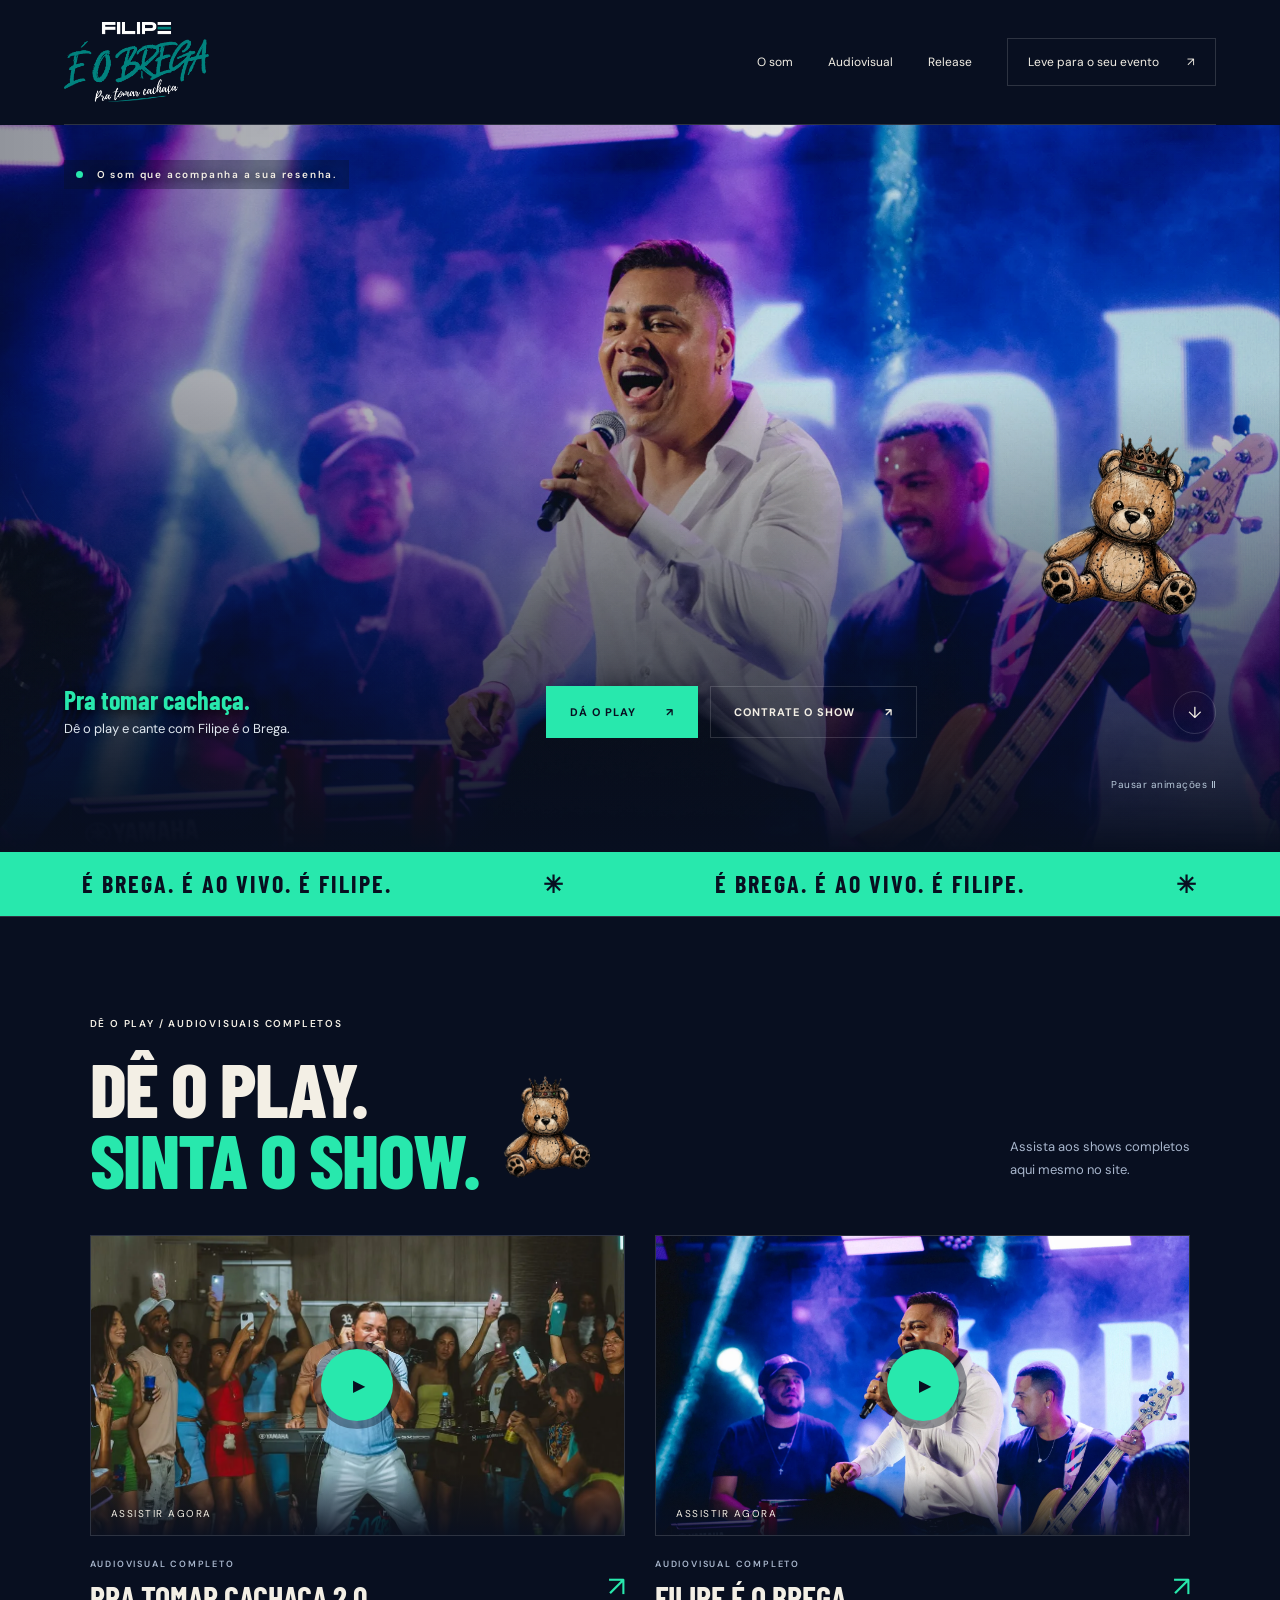
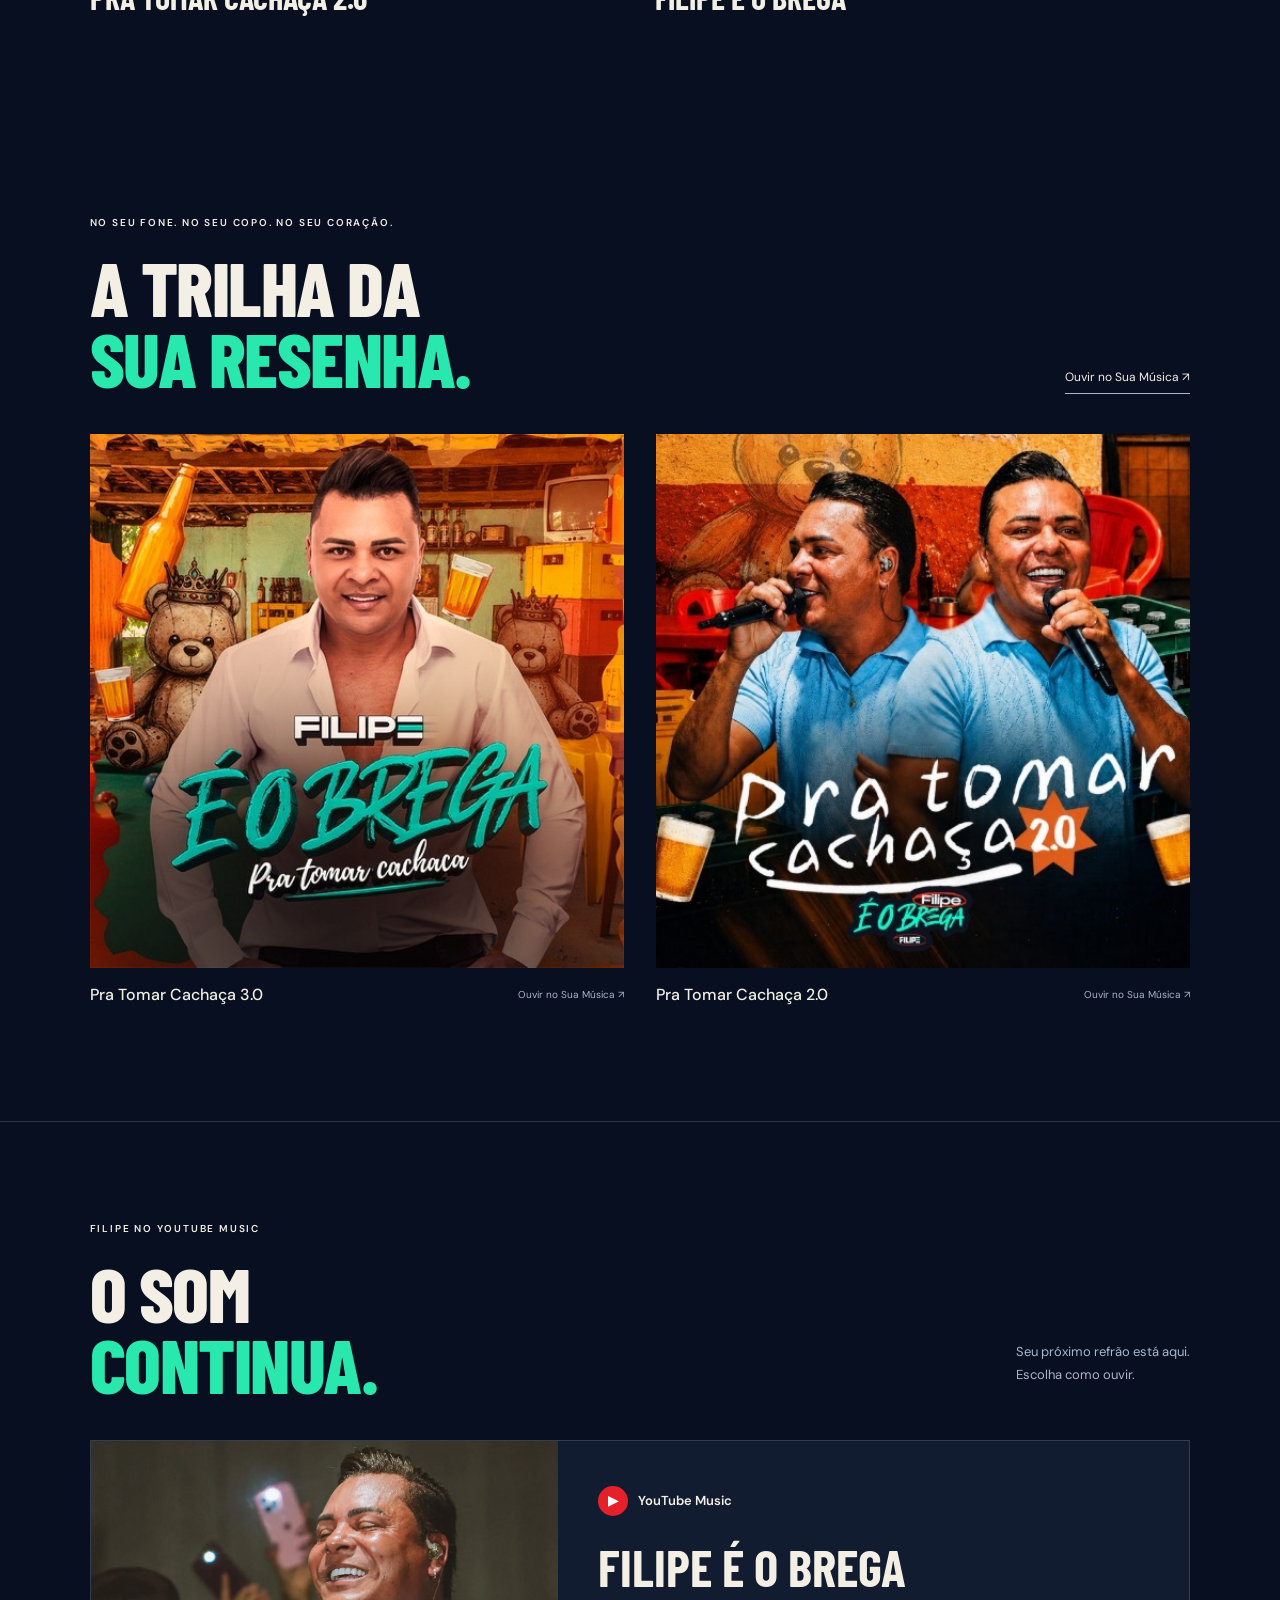
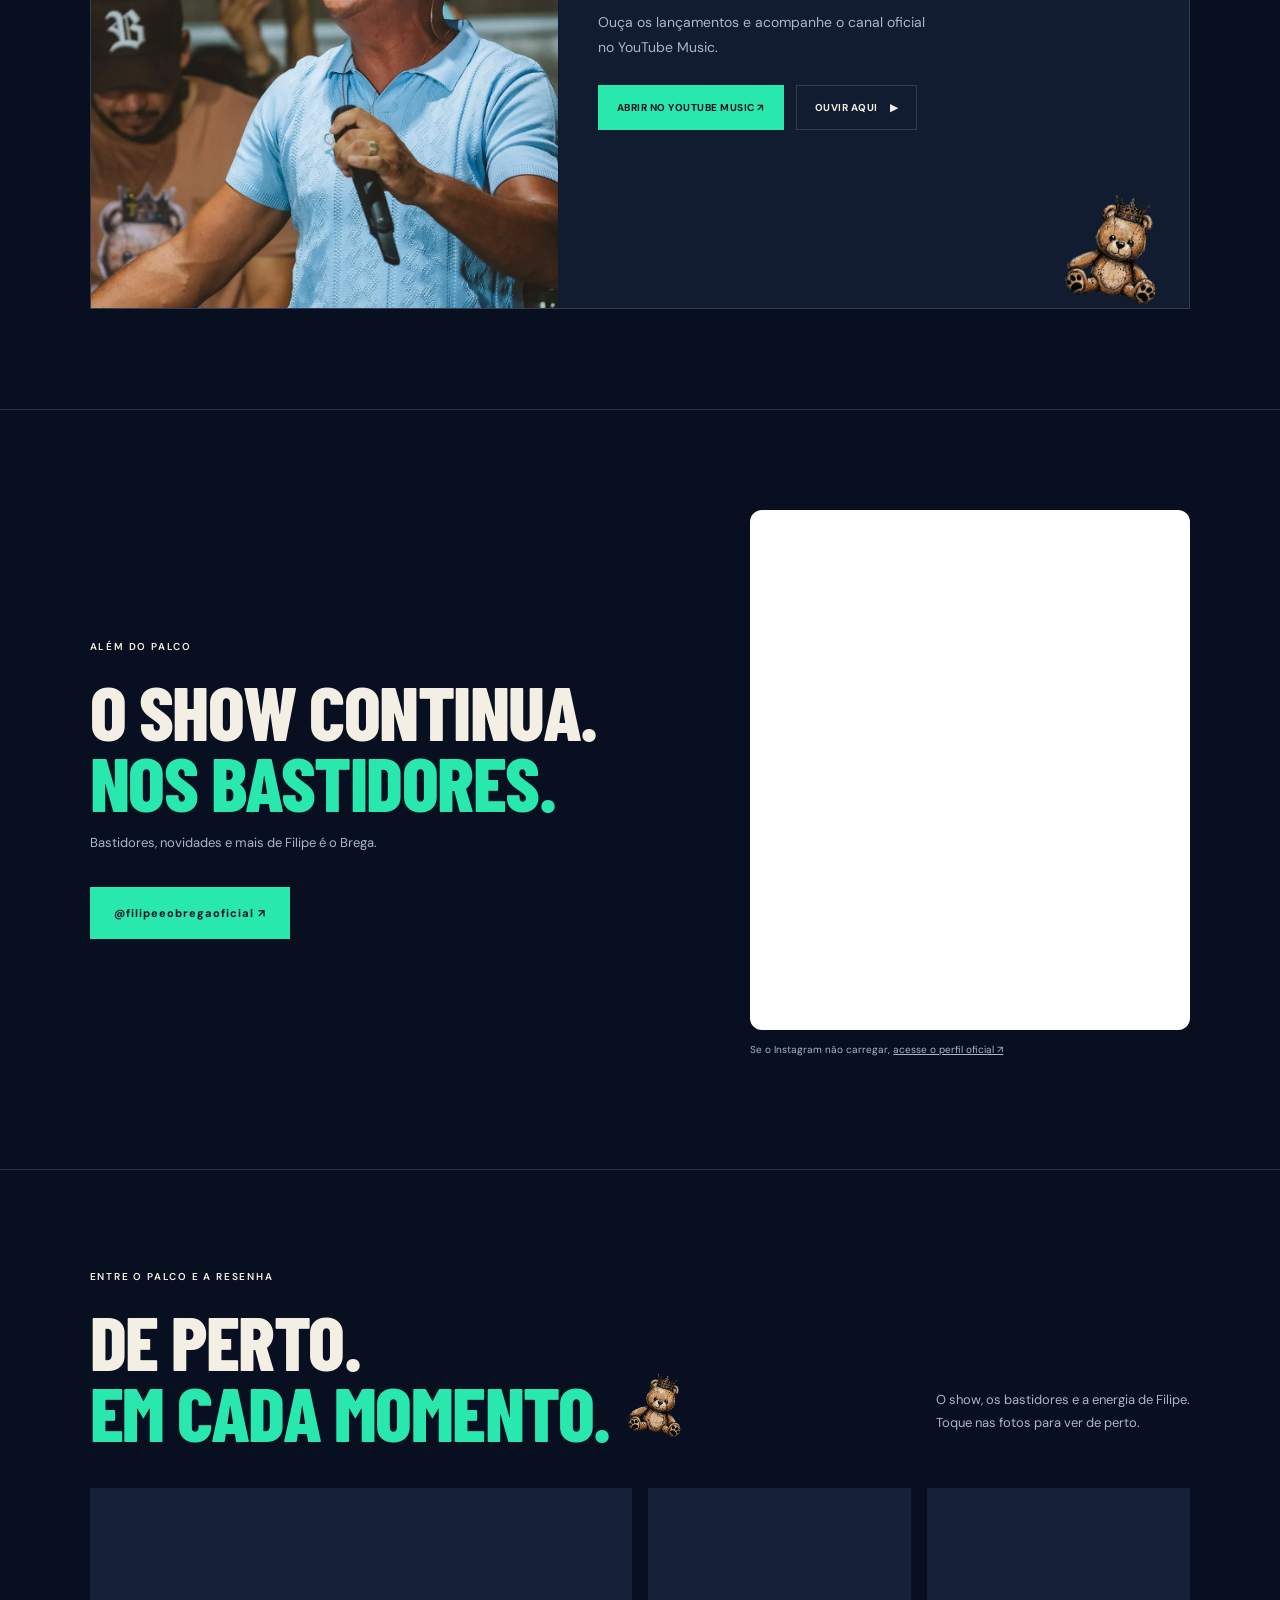
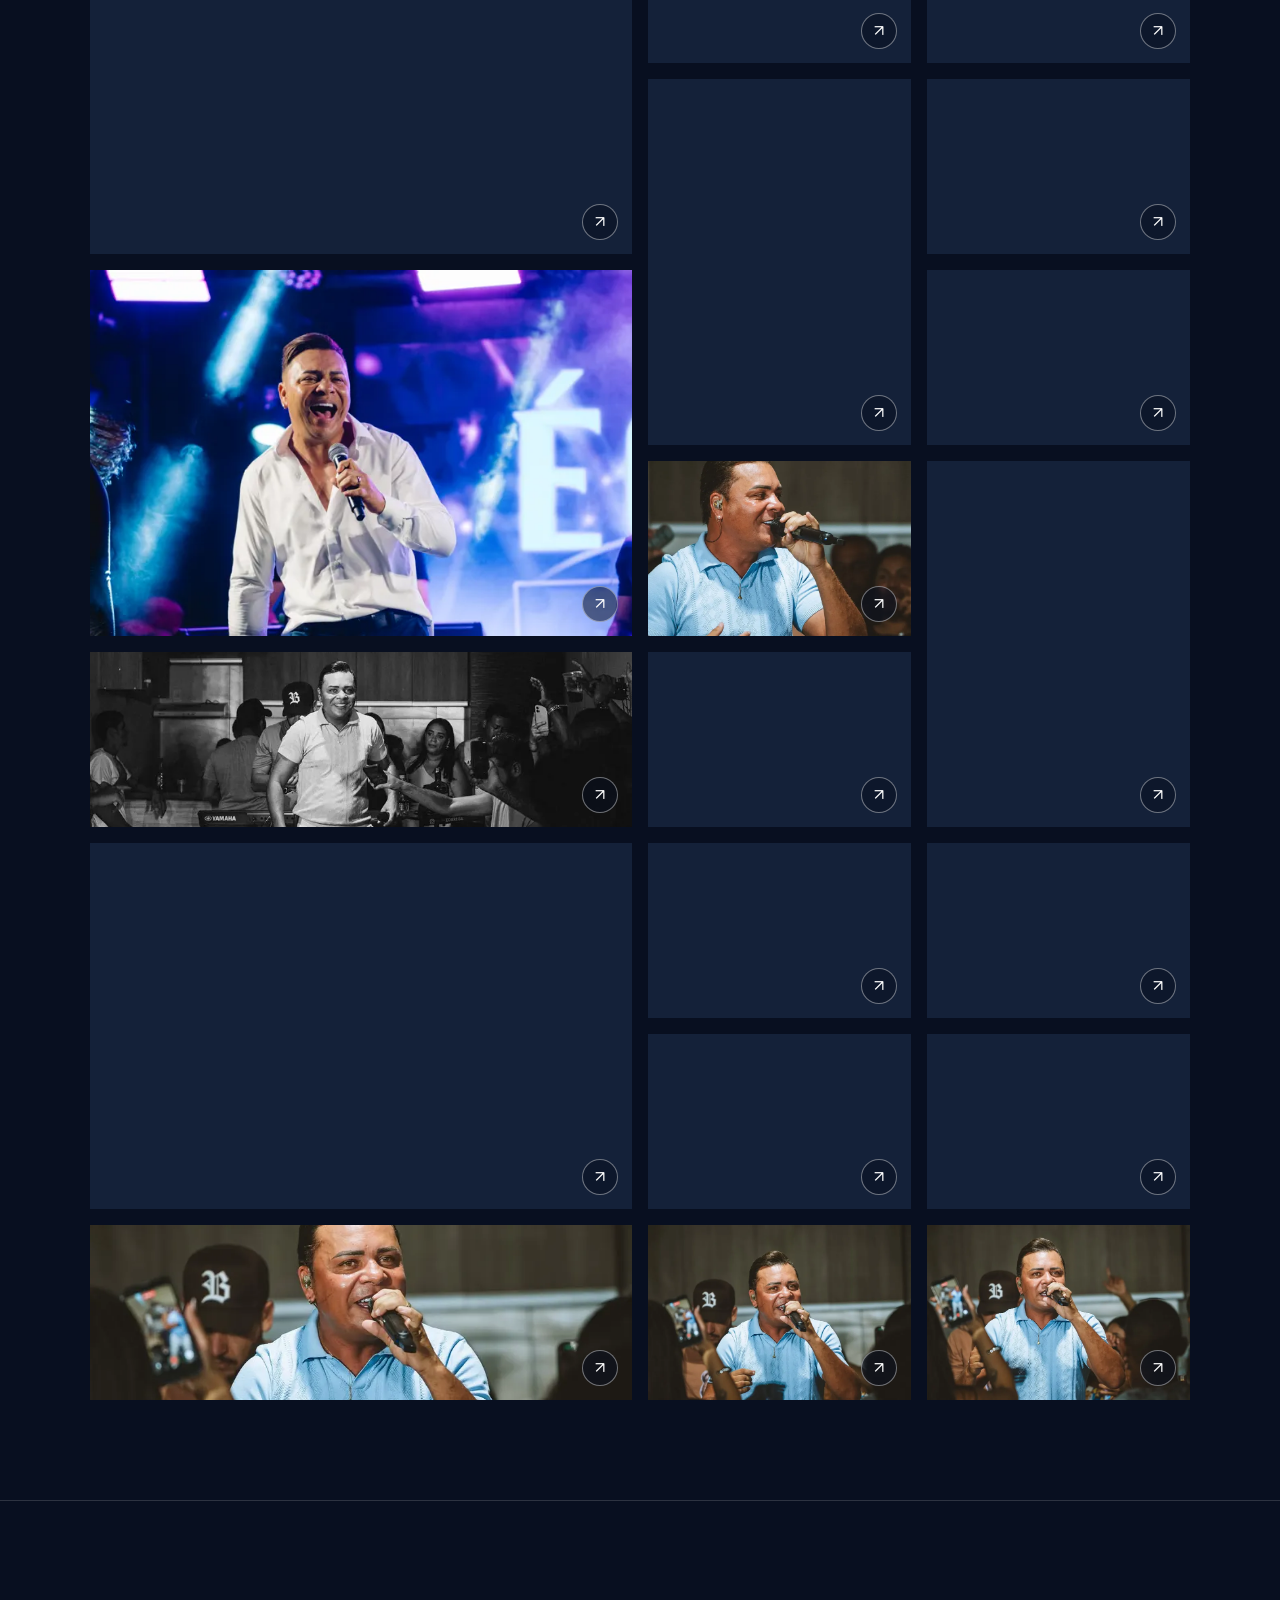
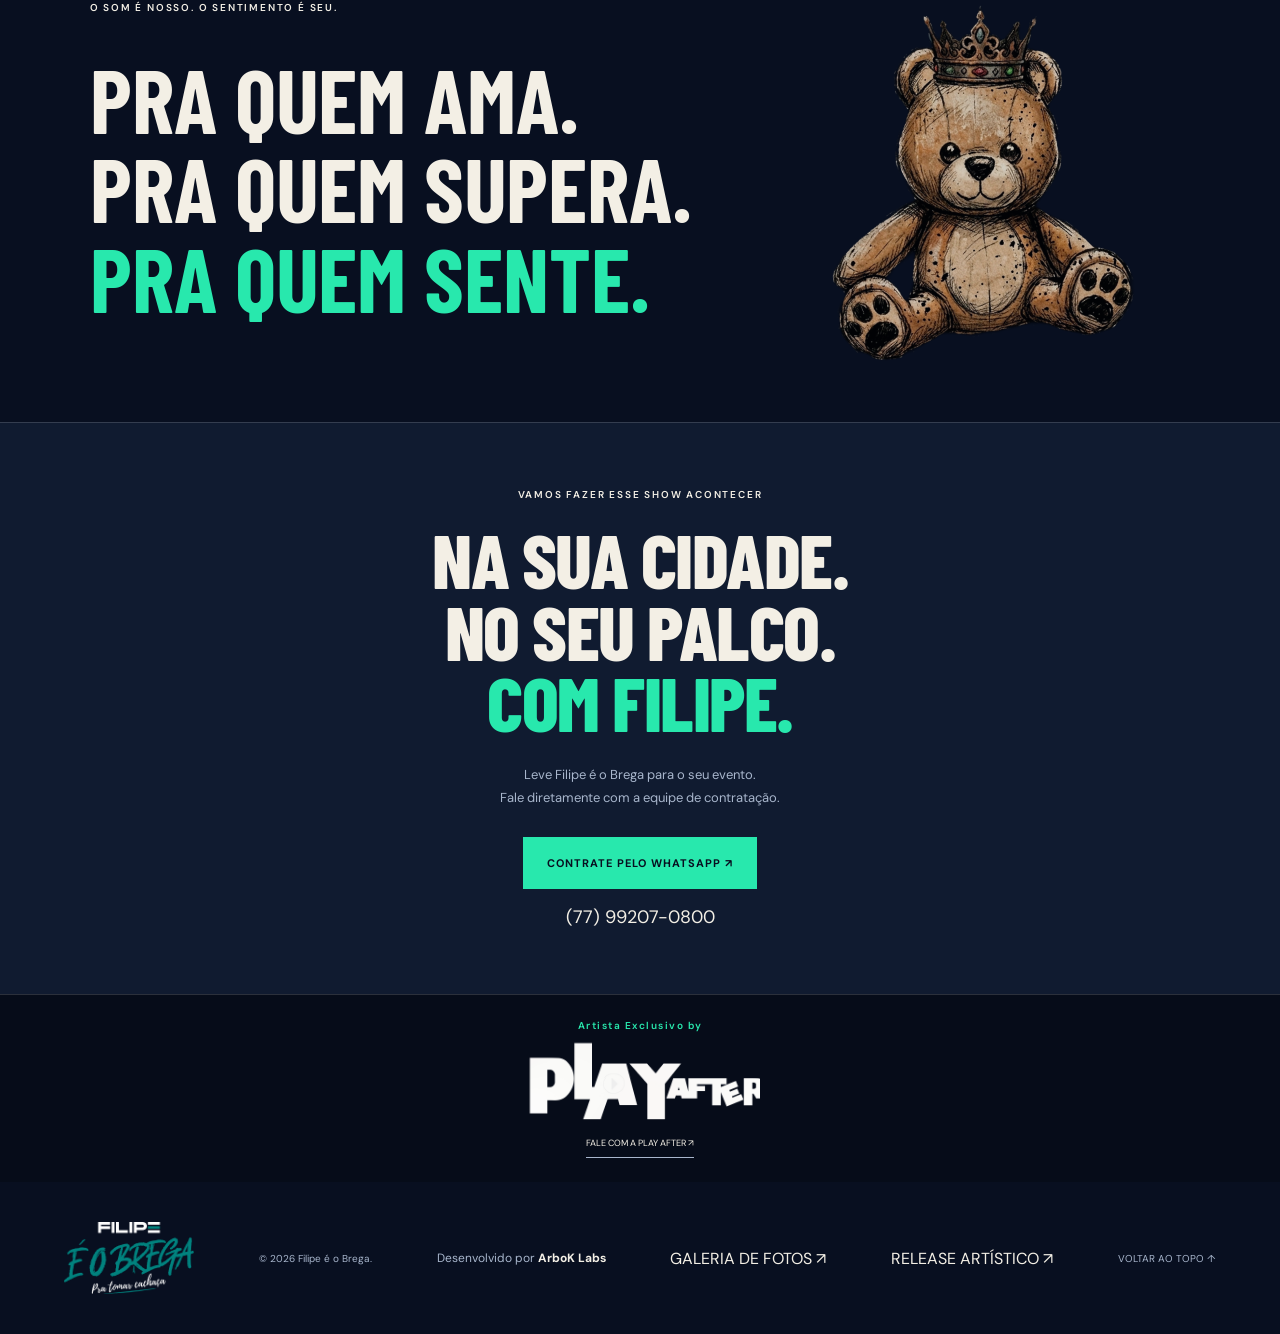
<file: index.html>
<!doctype html>
<html lang="pt-BR">
<head><meta charset="utf-8"><meta name="viewport" content="width=device-width,initial-scale=1"><meta name="theme-color" content="#080f20"><meta name="description" content="Filipe é o Brega — Pra tomar cachaça. Assista aos audiovisuais, ouça os projetos e contrate o show."><title>Filipe é o Brega | Oficial</title><link rel="stylesheet" href="style.css"><link rel="icon" type="image/png" href="assets/images/urso.png"><link rel="apple-touch-icon" href="assets/images/urso.png"></head>
<body>
<header><a class="brand" href="#inicio" aria-label="Filipe é o Brega, início"><img src="assets/images/logoeobrega.png" alt="Filipe é o Brega" width="4313" height="2393"></a><nav aria-label="Principal"><a href="#musicas">O som</a><a href="#videos">Audiovisual</a><a class="release-nav" href="release.html">Release</a><a class="nav-cta" href="#contato">Leve para o seu evento <span>↗</span></a></nav></header>
<main>
<section class="hero" id="inicio"><div class="hero-photo-background" aria-hidden="true"><img class="ambient-photo ambient-0" src="assets/images/photos/photo-01.webp" alt="" width="1800" height="1013" decoding="async" fetchpriority="high"><img class="ambient-photo ambient-1" src="assets/images/photos/photo-02.webp" alt="" width="1800" height="1013" decoding="async" loading="lazy"><img class="ambient-photo ambient-2" src="assets/images/photos/photo-18.webp" alt="" width="1800" height="1013" decoding="async" loading="lazy"></div><div class="hero-top"><span class="eyebrow"><i></i> O som que acompanha a sua resenha.</span></div><div class="hero-title"><h1 class="sr-only">Filipe é o Brega</h1><div class="mascot-stage"><img class="hero-mascot" src="assets/images/urso.png" alt="Urso com coroa, mascote oficial de Filipe é o Brega" width="842" height="1264" fetchpriority="high"></div></div><div class="hero-bottom"><p><strong class="official-slogan">Pra tomar cachaça.</strong><br>Dê o play e cante com Filipe é o Brega.</p><div class="actions"><a class="button primary" href="#musicas">DÁ O PLAY <span>↗</span></a><a class="button plain" href="#contato">CONTRATE O SHOW <span>↗</span></a></div><a class="scroll" href="#musicas" aria-label="Explorar músicas">↓</a></div><button class="motion-toggle" type="button" aria-pressed="false">Pausar animações Ⅱ</button></section>
<div class="ribbon" aria-hidden="true"><div class="ribbon-track"><div class="ribbon-group"><span>É BREGA. É AO VIVO. É FILIPE.</span><span>✳</span><span>É BREGA. É AO VIVO. É FILIPE.</span><span>✳</span></div><div class="ribbon-group"><span>É BREGA. É AO VIVO. É FILIPE.</span><span>✳</span><span>É BREGA. É AO VIVO. É FILIPE.</span><span>✳</span></div></div></div>
<section class="video-section section" id="videos"><div class="section-heading"><div><span class="eyebrow">DÊ O PLAY / AUDIOVISUAIS COMPLETOS</span><div class="title-with-mascot"><h2>Dê o play.<br><em>Sinta o show.</em></h2><img class="title-bear video-bear" src="assets/images/urso.png" alt="" width="842" height="1264" loading="lazy"></div></div><p>Assista aos shows completos<br>aqui mesmo no site.</p></div><div class="audiovisual-grid"><article class="audiovisual"><button class="video-trigger" type="button" data-video="TYfERhR0TN8" data-title="Pra Tomar Cachaça 2.0" aria-label="Assistir Pra Tomar Cachaça 2.0 na página"><img src="assets/images/photos/photo-10.webp" alt="Filipe e o público no audiovisual Pra Tomar Cachaça 2.0" width="1080" height="721" loading="lazy"><span class="play" aria-hidden="true">▶</span><span class="watch-label">ASSISTIR AGORA</span></button><div class="video-meta"><div><span class="eyebrow">AUDIOVISUAL COMPLETO</span><h3>Pra Tomar Cachaça 2.0</h3></div><a href="https://www.youtube.com/watch?v=TYfERhR0TN8" target="_blank" rel="noopener" aria-label="Abrir Pra Tomar Cachaça 2.0 no YouTube">↗</a></div></article><article class="audiovisual"><button class="video-trigger" type="button" data-video="5RyJnRO58Ic" data-title="Filipe é o Brega" aria-label="Assistir Filipe é o Brega na página"><img src="assets/images/photos/photo-18.webp" alt="Filipe cantando ao vivo com a banda" width="1800" height="1013" loading="lazy"><span class="play" aria-hidden="true">▶</span><span class="watch-label">ASSISTIR AGORA</span></button><div class="video-meta"><div><span class="eyebrow">AUDIOVISUAL COMPLETO</span><h3>Filipe é o Brega</h3></div><a href="https://www.youtube.com/watch?v=5RyJnRO58Ic" target="_blank" rel="noopener" aria-label="Abrir Filipe é o Brega no YouTube">↗</a></div></article></div></section><section class="section music" id="musicas"><div class="section-heading"><div><span class="eyebrow">NO SEU FONE. NO SEU COPO. NO SEU CORAÇÃO.</span><h2>A trilha da<br><em>sua resenha.</em></h2></div><a class="text-link" href="https://suamusica.com.br/Filipelouquinho" target="_blank" rel="noopener">Ouvir no Sua Música ↗</a></div><div class="albums"><a class="album" href="https://suamusica.com.br/Filipelouquinho/filipe-e-o-brega-pra-tomar-cachaca-3-0" target="_blank" rel="noopener"><div class="album-art official-cover"><img src="assets/images/cd_cover.jpeg" alt="Capa oficial de Pra Tomar Cachaça 3.0" width="500" height="500" loading="lazy" decoding="async"></div><div class="album-meta"><h3>Pra Tomar Cachaça 3.0</h3><span>Ouvir no Sua Música ↗</span></div></a><a class="album" href="https://suamusica.com.br/Filipelouquinho/filipe-e-o-brega-pra-tomar-cachaca-2-0" target="_blank" rel="noopener"><div class="album-art official-cover"><img src="assets/images/cd_cover2.jpeg" alt="Capa oficial de Pra Tomar Cachaça 2.0" width="500" height="500" loading="lazy" decoding="async"></div><div class="album-meta"><h3>Pra Tomar Cachaça 2.0</h3><span>Ouvir no Sua Música ↗</span></div></a></div></section>

<section class="section platforms" id="plataformas"><div class="section-heading"><div><span class="eyebrow">FILIPE NO YOUTUBE MUSIC</span><h2>O som<br><em>continua.</em></h2></div><p>Seu próximo refrão está aqui.<br>Escolha como ouvir.</p></div><div class="youtube-music-card"><div class="music-portrait"><img src="assets/images/photos/photo-07.webp" alt="Filipe sorrindo com o microfone" width="1080" height="1080" loading="lazy"></div><div class="youtube-music-copy"><span class="youtube-music-label"><span aria-hidden="true">▶</span> YouTube Music</span><h3>Filipe é o Brega</h3><p>Ouça os lançamentos e acompanhe o canal oficial no YouTube Music.</p><div class="actions"><a class="button primary" href="https://music.youtube.com/@FILIPE%C3%89OBREGA" target="_blank" rel="noopener">ABRIR NO YOUTUBE MUSIC ↗</a><button class="button plain" type="button" data-video="TYfERhR0TN8" data-title="Pra Tomar Cachaça 2.0">OUVIR AQUI <span>▶</span></button></div><img class="music-bear" src="assets/images/urso.png" alt="" width="842" height="1264" loading="lazy"></div></div></section><section class="section social instagram-section" id="instagram"><div class="instagram-copy"><span class="eyebrow">ALÉM DO PALCO</span><h2>O show continua.<br><em>Nos bastidores.</em></h2><p>Bastidores, novidades e mais de Filipe é o Brega.</p><a class="button primary" href="https://www.instagram.com/filipeeobregaoficial/" target="_blank" rel="noopener">@filipeeobregaoficial ↗</a></div><div class="instagram-frame"><iframe src="https://www.instagram.com/filipeeobregaoficial/embed/" title="Instagram oficial de Filipe é o Brega" loading="lazy" width="400" height="520" referrerpolicy="strict-origin-when-cross-origin"></iframe><p>Se o Instagram não carregar, <a href="https://www.instagram.com/filipeeobregaoficial/" target="_blank" rel="noopener">acesse o perfil oficial ↗</a></p></div></section><section class="section photo-section" id="fotos"><div class="section-heading"><div><span class="eyebrow">ENTRE O PALCO E A RESENHA</span><div class="title-with-mascot"><h2>De perto.<br><em>Em cada momento.</em></h2><img class="title-bear gallery-bear" src="assets/images/urso.png" alt="" width="842" height="1264" loading="lazy"></div></div><p>O show, os bastidores e a energia de Filipe.<br>Toque nas fotos para ver de perto.</p></div><div class="photo-mosaic"><a class="gallery-item gallery-item-0" href="assets/images/photos/photo-01.webp" data-photo="0" aria-label="Ampliar foto 1: Filipe cantando no palco sob luzes azuis"><img src="assets/images/photos/photo-01-small.webp" srcset="assets/images/photos/photo-01-small.webp 800w, assets/images/photos/photo-01.webp 1800w" sizes="(max-width: 600px) 90vw, (max-width: 1000px) 50vw, 50vw" alt="Filipe cantando no palco sob luzes azuis" loading="lazy" decoding="async"><span aria-hidden="true">↗</span></a><a class="gallery-item gallery-item-1" href="assets/images/photos/photo-07.webp" data-photo="1" aria-label="Ampliar foto 2: Filipe sorrindo durante a apresentação"><img src="assets/images/photos/photo-07-small.webp" srcset="assets/images/photos/photo-07-small.webp 800w, assets/images/photos/photo-07.webp 1800w" sizes="(max-width: 600px) 90vw, (max-width: 1000px) 50vw, 25vw" alt="Filipe sorrindo durante a apresentação" loading="lazy" decoding="async"><span aria-hidden="true">↗</span></a><a class="gallery-item gallery-item-2" href="assets/images/photos/photo-02.webp" data-photo="2" aria-label="Ampliar foto 3: Filipe sorrindo com o microfone"><img src="assets/images/photos/photo-02-small.webp" srcset="assets/images/photos/photo-02-small.webp 800w, assets/images/photos/photo-02.webp 1800w" sizes="(max-width: 600px) 90vw, (max-width: 1000px) 50vw, 25vw" alt="Filipe sorrindo com o microfone" loading="lazy" decoding="async"><span aria-hidden="true">↗</span></a><a class="gallery-item gallery-item-3" href="assets/images/photos/photo-08.webp" data-photo="3" aria-label="Ampliar foto 4: Retrato em preto e branco de Filipe cantando"><img src="assets/images/photos/photo-08-small.webp" srcset="assets/images/photos/photo-08-small.webp 800w, assets/images/photos/photo-08.webp 1800w" sizes="(max-width: 600px) 90vw, (max-width: 1000px) 50vw, 25vw" alt="Retrato em preto e branco de Filipe cantando" loading="lazy" decoding="async"><span aria-hidden="true">↗</span></a><a class="gallery-item gallery-item-4" href="assets/images/photos/photo-10.webp" data-photo="4" aria-label="Ampliar foto 5: Filipe com o público durante o audiovisual"><img src="assets/images/photos/photo-10-small.webp" srcset="assets/images/photos/photo-10-small.webp 800w, assets/images/photos/photo-10.webp 1800w" sizes="(max-width: 600px) 90vw, (max-width: 1000px) 50vw, 25vw" alt="Filipe com o público durante o audiovisual" loading="lazy" decoding="async"><span aria-hidden="true">↗</span></a><a class="gallery-item gallery-item-5" href="assets/images/photos/photo-17.webp" data-photo="5" aria-label="Ampliar foto 6: Filipe no palco iluminado"><img src="assets/images/photos/photo-17-small.webp" srcset="assets/images/photos/photo-17-small.webp 800w, assets/images/photos/photo-17.webp 1800w" sizes="(max-width: 600px) 90vw, (max-width: 1000px) 50vw, 50vw" alt="Filipe no palco iluminado" loading="lazy" decoding="async"><span aria-hidden="true">↗</span></a><a class="gallery-item gallery-item-6" href="assets/images/photos/photo-03.webp" data-photo="6" aria-label="Ampliar foto 7: Filipe cantando de perfil no audiovisual"><img src="assets/images/photos/photo-03-small.webp" srcset="assets/images/photos/photo-03-small.webp 800w, assets/images/photos/photo-03.webp 1800w" sizes="(max-width: 600px) 90vw, (max-width: 1000px) 50vw, 25vw" alt="Filipe cantando de perfil no audiovisual" loading="lazy" decoding="async"><span aria-hidden="true">↗</span></a><a class="gallery-item gallery-item-7" href="assets/images/photos/photo-09.webp" data-photo="7" aria-label="Ampliar foto 8: Filipe cantando com a mão no peito"><img src="assets/images/photos/photo-09-small.webp" srcset="assets/images/photos/photo-09-small.webp 800w, assets/images/photos/photo-09.webp 1800w" sizes="(max-width: 600px) 90vw, (max-width: 1000px) 50vw, 25vw" alt="Filipe cantando com a mão no peito" loading="lazy" decoding="async"><span aria-hidden="true">↗</span></a><a class="gallery-item gallery-item-8" href="assets/images/photos/photo-13.webp" data-photo="8" aria-label="Ampliar foto 9: Filipe e os músicos em preto e branco"><img src="assets/images/photos/photo-13-small.webp" srcset="assets/images/photos/photo-13-small.webp 800w, assets/images/photos/photo-13.webp 1800w" sizes="(max-width: 600px) 90vw, (max-width: 1000px) 50vw, 25vw" alt="Filipe e os músicos em preto e branco" loading="lazy" decoding="async"><span aria-hidden="true">↗</span></a><a class="gallery-item gallery-item-9" href="assets/images/photos/photo-16.webp" data-photo="9" aria-label="Ampliar foto 10: Filipe em uma apresentação ao ar livre"><img src="assets/images/photos/photo-16-small.webp" srcset="assets/images/photos/photo-16-small.webp 800w, assets/images/photos/photo-16.webp 1800w" sizes="(max-width: 600px) 90vw, (max-width: 1000px) 50vw, 25vw" alt="Filipe em uma apresentação ao ar livre" loading="lazy" decoding="async"><span aria-hidden="true">↗</span></a><a class="gallery-item gallery-item-10" href="assets/images/photos/photo-04.webp" data-photo="10" aria-label="Ampliar foto 11: Filipe em apresentação com o público ao fundo"><img src="assets/images/photos/photo-04-small.webp" srcset="assets/images/photos/photo-04-small.webp 800w, assets/images/photos/photo-04.webp 1800w" sizes="(max-width: 600px) 90vw, (max-width: 1000px) 50vw, 25vw" alt="Filipe em apresentação com o público ao fundo" loading="lazy" decoding="async"><span aria-hidden="true">↗</span></a><a class="gallery-item gallery-item-11" href="assets/images/photos/photo-18.webp" data-photo="11" aria-label="Ampliar foto 12: Filipe ao vivo com a banda"><img src="assets/images/photos/photo-18-small.webp" srcset="assets/images/photos/photo-18-small.webp 800w, assets/images/photos/photo-18.webp 1800w" sizes="(max-width: 600px) 90vw, (max-width: 1000px) 50vw, 50vw" alt="Filipe ao vivo com a banda" loading="lazy" decoding="async"><span aria-hidden="true">↗</span></a><a class="gallery-item gallery-item-12" href="assets/images/photos/photo-11.webp" data-photo="12" aria-label="Ampliar foto 13: Filipe em um momento da apresentação"><img src="assets/images/photos/photo-11-small.webp" srcset="assets/images/photos/photo-11-small.webp 800w, assets/images/photos/photo-11.webp 1800w" sizes="(max-width: 600px) 90vw, (max-width: 1000px) 50vw, 25vw" alt="Filipe em um momento da apresentação" loading="lazy" decoding="async"><span aria-hidden="true">↗</span></a><a class="gallery-item gallery-item-13" href="assets/images/photos/photo-19.webp" data-photo="13" aria-label="Ampliar foto 14: Filipe cantando sob as luzes do palco"><img src="assets/images/photos/photo-19-small.webp" srcset="assets/images/photos/photo-19-small.webp 800w, assets/images/photos/photo-19.webp 1800w" sizes="(max-width: 600px) 90vw, (max-width: 1000px) 50vw, 25vw" alt="Filipe cantando sob as luzes do palco" loading="lazy" decoding="async"><span aria-hidden="true">↗</span></a><a class="gallery-item gallery-item-14" href="assets/images/photos/photo-12.webp" data-photo="14" aria-label="Ampliar foto 15: Filipe cantando de perto"><img src="assets/images/photos/photo-12-small.webp" srcset="assets/images/photos/photo-12-small.webp 800w, assets/images/photos/photo-12.webp 1800w" sizes="(max-width: 600px) 90vw, (max-width: 1000px) 50vw, 25vw" alt="Filipe cantando de perto" loading="lazy" decoding="async"><span aria-hidden="true">↗</span></a><a class="gallery-item gallery-item-15" href="assets/images/photos/photo-05.webp" data-photo="15" aria-label="Ampliar foto 16: Filipe cantando com camisa azul"><img src="assets/images/photos/photo-05-small.webp" srcset="assets/images/photos/photo-05-small.webp 800w, assets/images/photos/photo-05.webp 1800w" sizes="(max-width: 600px) 90vw, (max-width: 1000px) 50vw, 25vw" alt="Filipe cantando com camisa azul" loading="lazy" decoding="async"><span aria-hidden="true">↗</span></a><a class="gallery-item gallery-item-16" href="assets/images/photos/photo-06.webp" data-photo="16" aria-label="Ampliar foto 17: Filipe no audiovisual em clima de resenha"><img src="assets/images/photos/photo-06-small.webp" srcset="assets/images/photos/photo-06-small.webp 800w, assets/images/photos/photo-06.webp 1800w" sizes="(max-width: 600px) 90vw, (max-width: 1000px) 50vw, 25vw" alt="Filipe no audiovisual em clima de resenha" loading="lazy" decoding="async"><span aria-hidden="true">↗</span></a><a class="gallery-item gallery-item-17" href="assets/images/photos/photo-14.webp" data-photo="17" aria-label="Ampliar foto 18: Filipe interpretando uma música"><img src="assets/images/photos/photo-14-small.webp" srcset="assets/images/photos/photo-14-small.webp 800w, assets/images/photos/photo-14.webp 1800w" sizes="(max-width: 600px) 90vw, (max-width: 1000px) 50vw, 25vw" alt="Filipe interpretando uma música" loading="lazy" decoding="async"><span aria-hidden="true">↗</span></a><a class="gallery-item gallery-item-18" href="assets/images/photos/photo-15.webp" data-photo="18" aria-label="Ampliar foto 19: Filipe com o microfone no audiovisual"><img src="assets/images/photos/photo-15-small.webp" srcset="assets/images/photos/photo-15-small.webp 800w, assets/images/photos/photo-15.webp 1800w" sizes="(max-width: 600px) 90vw, (max-width: 1000px) 50vw, 25vw" alt="Filipe com o microfone no audiovisual" loading="lazy" decoding="async"><span aria-hidden="true">↗</span></a></div></section><section class="manifesto section"><span class="eyebrow">O SOM É NOSSO. O SENTIMENTO É SEU.</span><p>Pra quem ama.<br>Pra quem supera.<br><span>Pra quem sente.</span></p><img class="manifesto-mascot" src="assets/images/urso.png" alt="" width="842" height="1264" loading="lazy"></section>
<section class="booking section" id="contato"><div><span class="eyebrow">VAMOS FAZER ESSE SHOW ACONTECER</span><h2>Na sua cidade.<br>No seu palco.<br><em>Com Filipe.</em></h2><p>Leve Filipe é o Brega para o seu evento.<br>Fale diretamente com a equipe de contratação.</p><div class="booking-contacts"><a class="button primary" href="https://wa.me/5577992070800?text=Ol%C3%A1!%20Gostaria%20de%20contratar%20Filipe%20%C3%A9%20o%20Brega." target="_blank" rel="noopener">CONTRATE PELO WHATSAPP ↗</a><a class="booking-phone" href="tel:+5577992070800">(77) 99207-0800</a></div></div></section>
<section class="producer section" aria-label="Artista exclusivo Play After"><span class="eyebrow">Artista Exclusivo by</span><a class="producer-logo" href="https://wa.me/5577988479203" target="_blank" rel="noopener" aria-label="Fale com a Play After no WhatsApp"><img src="assets/images/logoplayafter.png" alt="Play After" width="3000" height="3000" loading="lazy"></a><a class="text-link" href="https://wa.me/5577988479203" target="_blank" rel="noopener">FALE COM A PLAY AFTER ↗</a></section></main><footer><a class="brand" href="#inicio"><img src="assets/images/logoeobrega.png" alt="Filipe é o Brega" width="4313" height="2393"></a><p>© <span id="year">2026</span> Filipe é o Brega.</p><span class="developer-credit">Desenvolvido por <a href="https://wa.me/5516980059657?text=Vim%20pelo%20site%20de%20Filipe%20%C3%A9%20o%20Brega!%20Gostaria%20de%20um%20or%C3%A7amento." target="_blank" rel="noopener">ArboK Labs</a></span><a href="#fotos">GALERIA DE FOTOS ↗</a><a href="release.html">RELEASE ARTÍSTICO ↗</a><a href="#inicio">VOLTAR AO TOPO ↑</a></footer><dialog class="video-dialog" aria-label="Assistir audiovisual"><button class="close-video" type="button">Fechar ✕</button><div id="video-player"></div><a class="video-fallback" target="_blank" rel="noopener">Assistir no YouTube ↗</a></dialog><dialog class="photo-dialog" aria-label="Galeria de fotos"><div class="photo-toolbar"><span id="photo-count" role="status" aria-live="polite"></span><button class="photo-close" type="button" aria-label="Fechar foto">Fechar ✕</button></div><div class="photo-view"><button class="photo-prev" type="button" aria-label="Foto anterior">‹</button><img id="expanded-photo" alt=""><button class="photo-next" type="button" aria-label="Próxima foto">›</button></div><p id="photo-caption"></p></dialog><script src="app.js"></script></body></html>
</file>
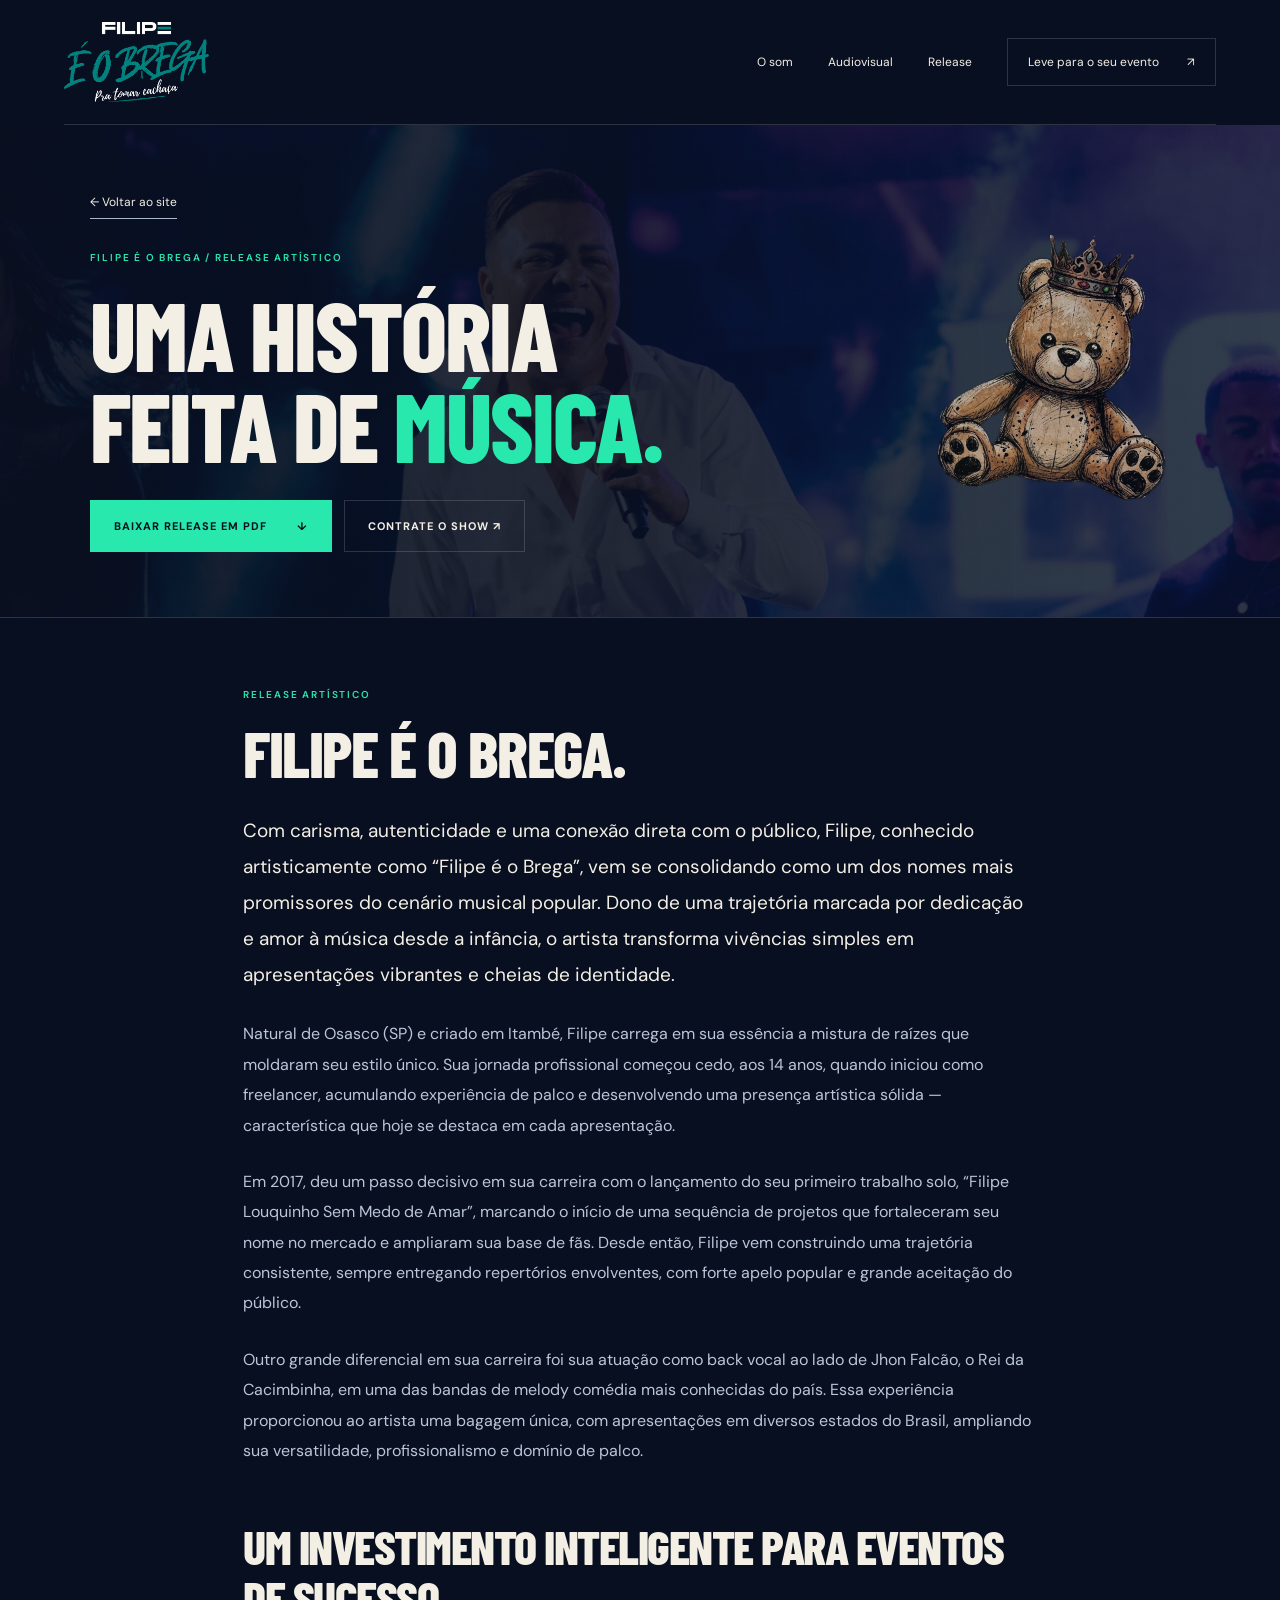
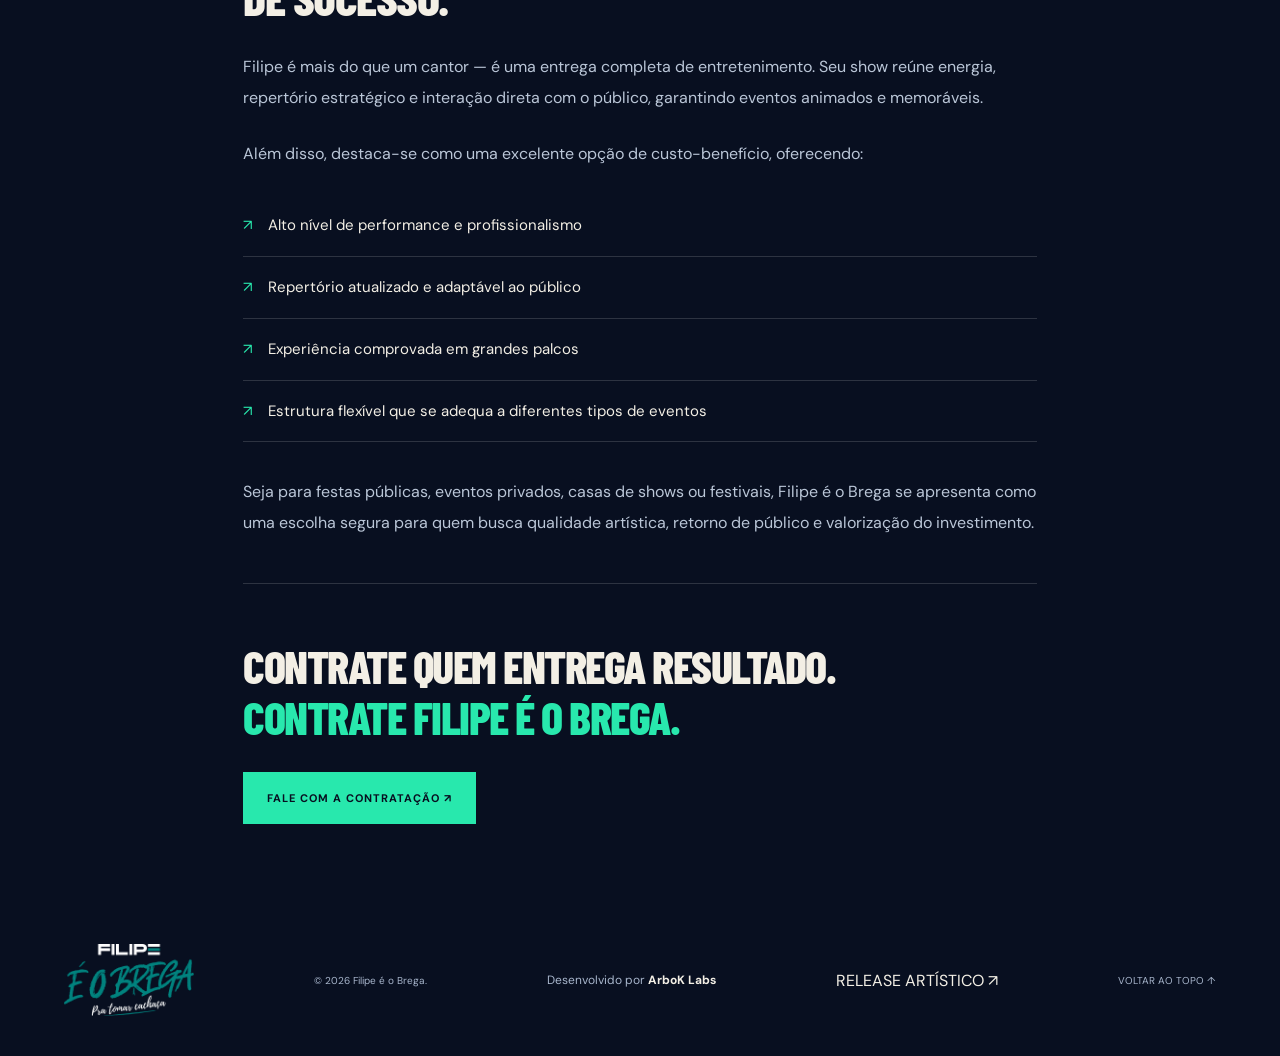
<file: release.html>
<!doctype html><html lang="pt-BR"><head><meta charset="utf-8"><meta name="viewport" content="width=device-width,initial-scale=1"><meta name="theme-color" content="#080f20"><meta name="description" content="Conheça a trajetória de Filipe é o Brega. Release artístico, história e contratação de shows."><title>Release artístico | Filipe é o Brega</title><link rel="stylesheet" href="style.css"><link rel="icon" type="image/png" href="assets/images/urso.png"></head><body><header><a class="brand" href="index.html#inicio" aria-label="Filipe é o Brega, início"><img src="assets/images/logoeobrega.png" alt="Filipe é o Brega" width="4313" height="2393"></a><nav aria-label="Principal"><a href="index.html#musicas">O som</a><a href="index.html#videos">Audiovisual</a><a class="release-nav" href="release.html">Release</a><a class="nav-cta" href="index.html#contato">Leve para o seu evento <span>↗</span></a></nav></header><main class="release-main" id="release">
<section class="release-intro section photo-release-intro"><div><a class="text-link" href="index.html">← Voltar ao site</a><span class="eyebrow">FILIPE É O BREGA / RELEASE ARTÍSTICO</span><h1>Uma história<br>feita de <em>música.</em></h1><div class="actions"><a class="button primary" href="assets/docs/release-filipe-e-o-brega.pdf" download>BAIXAR RELEASE EM PDF <span>↓</span></a><a class="button plain" href="index.html#contato">CONTRATE O SHOW ↗</a></div></div><img class="release-mascot" src="assets/images/urso.png" alt="Urso, mascote oficial de Filipe é o Brega" width="842" height="1264"></section>
<article class="release-body"><span class="eyebrow">RELEASE ARTÍSTICO</span><h2>Filipe é o Brega.</h2>
<p class="release-lead">Com carisma, autenticidade e uma conexão direta com o público, Filipe, conhecido artisticamente como “Filipe é o Brega”, vem se consolidando como um dos nomes mais promissores do cenário musical popular. Dono de uma trajetória marcada por dedicação e amor à música desde a infância, o artista transforma vivências simples em apresentações vibrantes e cheias de identidade.</p>
<p>Natural de Osasco (SP) e criado em Itambé, Filipe carrega em sua essência a mistura de raízes que moldaram seu estilo único. Sua jornada profissional começou cedo, aos 14 anos, quando iniciou como freelancer, acumulando experiência de palco e desenvolvendo uma presença artística sólida — característica que hoje se destaca em cada apresentação.</p>
<p>Em 2017, deu um passo decisivo em sua carreira com o lançamento do seu primeiro trabalho solo, “Filipe Louquinho Sem Medo de Amar”, marcando o início de uma sequência de projetos que fortaleceram seu nome no mercado e ampliaram sua base de fãs. Desde então, Filipe vem construindo uma trajetória consistente, sempre entregando repertórios envolventes, com forte apelo popular e grande aceitação do público.</p>
<p>Outro grande diferencial em sua carreira foi sua atuação como back vocal ao lado de Jhon Falcão, o Rei da Cacimbinha, em uma das bandas de melody comédia mais conhecidas do país. Essa experiência proporcionou ao artista uma bagagem única, com apresentações em diversos estados do Brasil, ampliando sua versatilidade, profissionalismo e domínio de palco.</p>
<h2 class="release-subheading">Um investimento inteligente para eventos de sucesso.</h2>
<p>Filipe é mais do que um cantor — é uma entrega completa de entretenimento. Seu show reúne energia, repertório estratégico e interação direta com o público, garantindo eventos animados e memoráveis.</p>
<p>Além disso, destaca-se como uma excelente opção de custo-benefício, oferecendo:</p>
<ul><li>Alto nível de performance e profissionalismo</li><li>Repertório atualizado e adaptável ao público</li><li>Experiência comprovada em grandes palcos</li><li>Estrutura flexível que se adequa a diferentes tipos de eventos</li></ul>
<p>Seja para festas públicas, eventos privados, casas de shows ou festivais, Filipe é o Brega se apresenta como uma escolha segura para quem busca qualidade artística, retorno de público e valorização do investimento.</p>
<aside class="release-cta"><h2>Contrate quem entrega resultado.<br><em>Contrate Filipe é o Brega.</em></h2><a class="button primary" href="https://wa.me/5577992070800?text=Ol%C3%A1!%20Li%20o%20release%20e%20gostaria%20de%20contratar%20Filipe%20%C3%A9%20o%20Brega." target="_blank" rel="noopener">FALE COM A CONTRATAÇÃO ↗</a></aside>
</article></main><footer><a class="brand" href="index.html#inicio"><img src="assets/images/logoeobrega.png" alt="Filipe é o Brega" width="4313" height="2393"></a><p>© <span id="year">2026</span> Filipe é o Brega.</p><span class="developer-credit">Desenvolvido por <a href="https://wa.me/5516980059657?text=Vim%20pelo%20site%20de%20Filipe%20%C3%A9%20o%20Brega!%20Gostaria%20de%20um%20or%C3%A7amento." target="_blank" rel="noopener">ArboK Labs</a></span><a href="release.html">RELEASE ARTÍSTICO ↗</a><a href="index.html#inicio">VOLTAR AO TOPO ↑</a></footer><script src="app.js"></script></body></html>
</file>
<file: style.css>
@import url('https://fonts.googleapis.com/css2?family=Barlow+Condensed:wght@600;700;800;900&family=DM+Sans:wght@400;500;600;700&display=swap');
:root{--bg:#080f20;--paper:#f3efe5;--red:#28e8ad;--scarlet:#ed1824;--muted:#a8b6cc;--line:#ffffff26}*{box-sizing:border-box}html{scroll-behavior:smooth;scroll-padding-top:30px}body{margin:0;background:var(--bg);color:var(--paper);font-family:'DM Sans',Arial,sans-serif}a{color:inherit;text-decoration:none}button,input,textarea{font:inherit}a:focus-visible,button:focus-visible,input:focus-visible,textarea:focus-visible{outline:2px solid var(--red);outline-offset:6px}header{margin:0 5%;height:104px;display:flex;align-items:center;justify-content:space-between;border-bottom:1px solid var(--line)}.brand{font:900 28px/.82 'Barlow Condensed',Impact,sans-serif;letter-spacing:-1px}.brand span{display:block;font-size:17px;letter-spacing:1px;margin-top:6px}nav{display:flex;align-items:center;gap:35px;font-size:12px}nav a:hover{color:var(--red)}.nav-cta{border:1px solid var(--line);padding:15px 20px}.nav-cta span{margin-left:25px}.hero{padding:35px 5% 45px;overflow:hidden}.hero-top,.hero-bottom{display:flex;justify-content:space-between;align-items:center;gap:25px}.eyebrow,.edition{font-size:10px;letter-spacing:1.8px;font-weight:600}.eyebrow{display:block}.eyebrow i{display:inline-block;width:7px;height:7px;background:var(--red);border-radius:50%;margin-right:10px}.edition{color:var(--muted);font-size:9px}.hero-title{position:relative;margin:40px 0 45px;min-height:365px;display:flex;align-items:center}h1{position:relative;z-index:1;font:900 clamp(100px,14.8vw,225px)/.77 'Barlow Condensed',Impact,sans-serif;letter-spacing:-.035em;margin:0}h1 span{color:var(--red);white-space:nowrap}.record{width:440px;aspect-ratio:1;position:absolute;right:1%;top:-32px;transform:rotate(15deg);border-radius:50%;background:repeating-radial-gradient(circle at center,#212120 0,#212120 1px,#101010 2px,#101010 4px);box-shadow:inset 0 0 0 1px #444,0 20px 60px #0008;display:grid;place-items:center}.label{border-radius:50%;background:var(--red);width:42%;aspect-ratio:1;display:flex;flex-direction:column;justify-content:center;align-items:center;color:#080f20;gap:14px;text-align:center}.label small,.label span{font-size:7px;letter-spacing:1.2px}.label b{font:900 34px/.85 'Barlow Condensed',Impact,sans-serif}.hero-bottom p{font-size:13px;line-height:1.8;color:var(--muted);margin:0}.actions{display:flex;gap:12px}.button{border:1px solid var(--line);display:inline-flex;justify-content:space-between;align-items:center;gap:30px;padding:18px 23px;font-size:11px;font-weight:700;letter-spacing:1px;cursor:pointer;transition:background .2s,transform .2s}.button:hover{transform:translateY(-3px)}.primary{background:var(--red);color:#080f20;border-color:var(--red)}.primary:hover{background:#6dffd0}.plain{background:transparent;color:var(--paper)}.scroll{border:1px solid var(--line);border-radius:50%;width:43px;height:43px;display:grid;place-items:center}.ribbon{padding:19px 5%;background:var(--red);color:#080f20;display:flex;gap:42px;align-items:center;justify-content:space-between;white-space:nowrap;overflow:hidden;font:700 24px 'Barlow Condensed',Impact,sans-serif;letter-spacing:2px}.section{padding:100px 7%;max-width:1600px;margin:auto}.section-heading{display:flex;justify-content:space-between;align-items:end;gap:30px;margin-bottom:40px}h2{font:800 clamp(50px,6vw,87px)/.93 'Barlow Condensed',Impact,sans-serif;letter-spacing:-1.5px;margin:22px 0 0;text-transform:uppercase}h2 em{font-style:normal;color:var(--red)}.text-link{font-size:12px;padding-bottom:8px;border-bottom:1px solid var(--muted)}.albums{display:grid;grid-template-columns:1fr 1fr;gap:32px}.album-art{aspect-ratio:1.26;padding:30px;display:flex;flex-direction:column;justify-content:space-between;overflow:hidden;transition:transform .3s}.album:hover .album-art{transform:translateY(-5px)}.album-art>span{font-size:11px;letter-spacing:3px}.album-art strong{font:800 clamp(50px,6.5vw,100px)/.83 'Barlow Condensed',Impact,sans-serif;letter-spacing:-2px;position:relative}.art-one{background:var(--red);color:#080f20;background-image:repeating-linear-gradient(110deg,transparent 0,transparent 35px,#00000005 36px,#00000005 37px)}.art-one strong span{display:inline-block;border:2px solid currentColor;transform:rotate(-10deg);font-size:.45em;padding:7px;margin-left:15px}.art-two{background:#dbd5c6;color:#201a1b;background-image:radial-gradient(ellipse at 80% 80%,#b9ab99,transparent 70%)}.art-two strong em{font-family:Georgia,serif;font-style:italic;letter-spacing:-6px;font-size:.83em}.art-bottom{display:flex;justify-content:space-between;align-items:center;font-size:10px;letter-spacing:2px}.art-bottom b{font-size:35px;font-weight:400}.album-meta{display:flex;justify-content:space-between;align-items:center;gap:15px}.album-meta h3{font-size:16px;font-weight:500}.album-meta span,.caption{font-size:10px;color:var(--muted)}.caption{margin-top:22px}.video-section{border-top:1px solid var(--line)}.section-heading p{font-size:13px;color:var(--muted);line-height:1.8}.video-poster{min-height:420px;background:radial-gradient(ellipse at 50% 110%,#bb342b66,transparent 70%),repeating-linear-gradient(90deg,#ffffff03 0,#ffffff03 1px,transparent 1px,transparent 55px),#1c1b1a;display:flex;flex-direction:column;justify-content:space-between;padding:28px 32px;border:1px solid var(--line)}.poster-top,.poster-bottom{display:flex;justify-content:space-between;align-items:center;font-size:10px;letter-spacing:2px}.poster-top span{color:var(--muted)}.poster-center{display:flex;justify-content:center;align-items:center;gap:30px}.poster-center strong{font:700 clamp(34px,4.3vw,65px)/.95 'Barlow Condensed',Impact,sans-serif}.play{width:72px;height:72px;flex-shrink:0;border-radius:50%;background:var(--red);color:var(--bg);display:grid;place-items:center;padding-left:4px}.video-poster:hover .play{background:var(--paper)}.poster-bottom b{font-size:27px}.manifesto{border-top:1px solid var(--line);position:relative;overflow:hidden}.manifesto p{font:700 clamp(48px,7vw,105px)/1 'Barlow Condensed',Impact,sans-serif;text-transform:uppercase;margin:40px 0 0;position:relative;z-index:1}.manifesto p span{color:var(--red)}.asterisk{position:absolute;right:9%;top:12%;font-size:350px;line-height:1;color:var(--red);opacity:.6;transform:rotate(15deg)}.booking{border-top:1px solid var(--line);display:grid;grid-template-columns:1fr 1fr;gap:80px;background:#101b30}.booking p{color:var(--muted);font-size:13px;line-height:1.8;margin-top:25px}.booking-note{font-size:11px;color:var(--muted)}form{padding-top:15px}label{display:block;font-size:9px;letter-spacing:1.6px}input,textarea{display:block;color:var(--paper);width:100%;background:transparent;border:0;border-bottom:1px solid #ffffff40;border-radius:0;padding:15px 0;margin-bottom:28px;font-size:13px;letter-spacing:0;resize:vertical;color-scheme:dark}.form-row{display:grid;grid-template-columns:1fr 1fr;gap:25px}form .button{width:100%}.booking .form-note{font-size:10px;margin:15px 0 30px}#result{border-top:1px solid var(--line);padding-top:25px}.copy-button{padding:12px;background:var(--paper);border:0;color:var(--bg);cursor:pointer}footer{padding:40px 5%;display:flex;justify-content:space-between;align-items:center;gap:25px}footer p,footer>a:last-child{font-size:10px;color:var(--muted)}@media(min-width:1500px){.hero-title{min-height:450px}.record{width:530px}}@media(max-width:800px){header{height:85px}nav>a:not(.nav-cta){display:none}nav .nav-cta{font-size:10px;padding:12px}.nav-cta span{margin-left:7px}.hero{padding-top:25px}.edition{display:none}.hero-title{min-height:320px;margin:30px 0}h1{font-size:clamp(85px,19vw,145px)}.record{width:280px;right:-100px;top:10px;opacity:.55}.label b{font-size:22px}.label{gap:9px}.label small,.label span{font-size:5px}.hero-bottom{align-items:start;flex-wrap:wrap}.hero-bottom p{width:100%;font-size:12px}.actions{flex-wrap:wrap;gap:10px}.button{padding:16px;font-size:10px;gap:16px}.scroll{display:none}.ribbon{font-size:20px;gap:25px}.section{padding:65px 6%}.section-heading{flex-direction:column;align-items:start;gap:25px}.eyebrow{font-size:9px;line-height:1.7}.albums{gap:35px;grid-template-columns:1fr}.album-art strong{font-size:22vw}.album-art{padding:26px}.album-meta h3{font-size:15px}.video-poster{min-height:340px;padding:20px}.poster-top{font-size:8px;letter-spacing:1px}.poster-center{flex-direction:column;gap:20px;align-items:start}.poster-center strong{font-size:40px}.play{width:53px;height:53px}.poster-bottom{font-size:8px;letter-spacing:1px}.asterisk{font-size:250px;right:-80px;opacity:.16;top:22%}.booking{grid-template-columns:1fr;gap:30px}footer{flex-wrap:wrap}footer>a:last-child{margin-left:auto}.hero-title{min-height:280px}}@media(prefers-reduced-motion:reduce){html{scroll-behavior:auto}*{transition:none!important}}
.platforms,.social{border-top:1px solid var(--line)}.spotify{border:0;border-radius:12px;display:block;margin:0 0 25px}.social p{color:var(--muted);font-size:13px;line-height:1.9}.social p a:hover{color:var(--red)}

/* Identity drawn from the official audiovisual thumbnail. */
.hero{background:radial-gradient(ellipse at 90% 40%,#1a365655,transparent 60%)}
.record{background:repeating-radial-gradient(circle at center,#18283f 0,#18283f 1px,#080f20 2px,#080f20 4px);box-shadow:inset 0 0 0 1px #29405d,0 20px 60px #0008}
.label{outline:2px solid var(--scarlet);outline-offset:10px}.hero h1:after{content:'';display:block;background:var(--scarlet);width:120px;height:7px;margin-top:25px;transform:rotate(-4deg)}
.art-two{background:var(--scarlet);color:var(--paper)}.video-poster{position:relative;display:block;padding:0;min-height:0;aspect-ratio:16/9;overflow:hidden;background:#080f20}
.official-thumbnail{display:block;width:100%;height:100%;object-fit:cover}.video-poster>.play{position:absolute;top:50%;left:50%;transform:translate(-50%,-50%);box-shadow:0 0 0 10px #080f2066}
.video-poster .poster-bottom{position:absolute;bottom:0;left:0;right:0;padding:40px 24px 18px;background:linear-gradient(transparent,#080f20ef);color:#fff}
.booking-contacts{margin-top:28px}.booking-phone{display:block;margin:18px 0;font-size:18px}.advisory{display:flex;align-items:center;gap:20px;border-top:1px solid var(--line);margin-top:30px;padding-top:18px}.advisory img{width:100px;height:78px;object-fit:contain}.advisory p{margin:0}.advisory a:hover,.developer-credit a:hover{color:var(--red)}
.developer-credit{font-size:12px;color:var(--muted)}.developer-credit a{font-weight:700;color:var(--paper)}#result .copy-button{margin-top:12px}#result .button{width:100%;font-size:10px}
@media(max-width:800px){.video-poster .poster-bottom{padding:25px 14px 12px}.video-poster>.play{width:45px;height:45px}.hero h1:after{height:5px;width:80px;margin-top:18px}footer .developer-credit{width:100%;order:4}}

/* Official artist branding and producer hierarchy. */
.sr-only{position:absolute;width:1px;height:1px;padding:0;margin:-1px;overflow:hidden;clip:rect(0,0,0,0);white-space:nowrap;border:0}
.brand{display:block;line-height:0;flex-shrink:0}.brand img{display:block;width:145px;height:auto}header{height:125px}footer .brand img{width:130px}
.hero-title{min-height:440px;margin:20px 0 35px;gap:35px;justify-content:space-between}.hero h1{width:62%;flex-shrink:0}.hero-logo{display:block;width:100%;height:auto}.hero h1:after{display:none}
.mascot-stage{position:relative;width:34%;align-self:stretch;display:flex;align-items:center;justify-content:center}.mascot-stage:before{content:'';position:absolute;width:100%;aspect-ratio:1;background:radial-gradient(ellipse,#28e8ad28,transparent 68%);border-radius:50%}.hero-mascot{position:relative;display:block;width:100%;max-height:470px;object-fit:contain;transform:rotate(6deg)}
.manifesto-mascot{position:absolute;right:9%;bottom:0;height:90%;width:30%;object-fit:contain;transform:rotate(-7deg);opacity:.85}
.producer{max-width:none;display:flex;flex-direction:column;align-items:center;text-align:center;background:#060c19;border-top:1px solid var(--line);padding-top:45px;padding-bottom:45px;gap:20px}.producer .eyebrow{color:var(--red)}
.producer-logo{display:block;position:relative;width:min(420px,90vw);height:150px;overflow:hidden}.producer-logo img{position:absolute;width:600px;height:600px;max-width:none;left:50%;top:50%;transform:translate(-50%,-50%);object-fit:contain}.producer .text-link{font-size:10px}
@media(max-width:800px){header{height:105px}.brand img{width:125px}.hero-title{min-height:0;margin:28px 0;gap:0;align-items:center}.hero h1{width:74%;z-index:1}.mascot-stage{width:33%;margin-left:-7%;align-self:center}.hero-mascot{width:100%;max-height:240px;transform:rotate(7deg)}.manifesto-mascot{right:-10%;width:52%;height:85%;opacity:.22}.producer-logo{height:125px;width:310px}.producer-logo img{width:480px;height:480px}.producer{padding:35px 6%}.hero-logo{min-width:0}}

/* Compact production credit, social embed and audiovisual player. */
.official-slogan{font:700 26px 'Barlow Condensed',Impact,sans-serif;color:var(--red)}
.audiovisual-grid{display:grid;grid-template-columns:1fr 1fr;gap:30px}.video-trigger{position:relative;display:block;padding:0;border:1px solid var(--line);width:100%;aspect-ratio:16/9;overflow:hidden;background:var(--bg);color:var(--paper);cursor:pointer}.video-trigger img{display:block;width:100%;height:100%;object-fit:cover;transition:transform .3s}.video-trigger:hover img{transform:scale(1.035)}.video-trigger .play{position:absolute;left:50%;top:50%;transform:translate(-50%,-50%);box-shadow:0 0 0 8px #080f2066}.watch-label{position:absolute;bottom:0;left:0;right:0;padding:35px 20px 15px;background:linear-gradient(transparent,#080f20e8);text-align:left;font-size:10px;letter-spacing:1.5px}.video-meta{display:flex;align-items:center;justify-content:space-between;padding-top:22px;gap:20px}.video-meta .eyebrow{color:var(--muted);font-size:9px}.video-meta h3{font:700 32px 'Barlow Condensed',Impact,sans-serif;margin:8px 0 0;text-transform:uppercase}.video-meta>a{font-size:28px;color:var(--red)}
.instagram-section{display:grid;grid-template-columns:1fr 1fr;gap:60px;align-items:center}.instagram-copy{min-width:0}.instagram-copy .button{margin-top:18px}.instagram-frame{width:100%;max-width:440px;justify-self:end;min-width:0}.instagram-frame iframe{display:block;width:100%;height:520px;border:0;border-radius:12px;background:#fff}.instagram-frame p{font-size:10px}.instagram-frame a{text-decoration:underline}
.booking{display:block;text-align:center;padding-top:65px;padding-bottom:65px}.booking h2{font-size:clamp(50px,6vw,78px)}.booking-contacts{display:flex;flex-direction:column;align-items:center;gap:16px}.booking-phone{margin:0}.producer{padding-top:24px;padding-bottom:24px;gap:10px}.producer .eyebrow{text-transform:none;letter-spacing:1.5px}.producer-logo{width:240px;height:85px}.producer-logo img{width:350px;height:350px}.producer .text-link{font-size:9px}
.video-dialog{width:min(1000px,94vw);max-height:94dvh;overflow:auto;background:var(--bg);color:var(--paper);border:1px solid #28e8ad66;padding:16px}.video-dialog::backdrop{background:#020713ed}.close-video{display:block;margin:0 0 15px auto;padding:10px 15px;border:1px solid var(--line);background:transparent;color:var(--paper);cursor:pointer}#video-player iframe{display:block;width:100%;aspect-ratio:16/9;border:0}.video-fallback{display:inline-block;font-size:12px;margin-top:16px;text-decoration:underline}
@media(max-width:800px){.audiovisual-grid{grid-template-columns:1fr;gap:35px}.instagram-section{grid-template-columns:1fr;gap:32px}.instagram-frame{justify-self:center}.video-meta h3{font-size:29px}.video-trigger .play{width:55px;height:55px}.producer-logo{width:220px;height:72px}.producer-logo img{width:320px;height:320px}.producer{padding:22px 6%}.booking{padding:50px 6%}}

/* Release page: readable editorial layout. */
.release-intro{display:grid;grid-template-columns:minmax(0,1fr) 260px;align-items:center;gap:50px;border-bottom:1px solid var(--line);padding-top:65px;padding-bottom:65px}.release-intro .eyebrow{margin-top:40px;color:var(--red)}.release-intro h1{font:800 clamp(58px,7.5vw,110px)/.95 'Barlow Condensed',Impact,sans-serif;text-transform:uppercase;letter-spacing:-2px;margin:24px 0}.release-intro h1 em{font-style:normal;color:var(--red)}.release-intro .actions{margin-top:30px}.release-mascot{display:block;width:100%;height:360px;object-fit:contain;transform:rotate(5deg)}
.release-body{max-width:850px;margin:auto;padding:70px 28px 80px}.release-body>.eyebrow{color:var(--red)}.release-body h2{font-size:clamp(42px,5vw,65px);margin-bottom:30px}.release-body p{color:#bac6d7;font-size:16px;line-height:1.9;margin:0 0 26px}.release-body .release-lead{font-size:19px;color:var(--paper)}.release-body .release-subheading{font-size:clamp(34px,4vw,48px);margin-top:55px;line-height:1.05}.release-body ul{list-style:none;padding:0;margin:25px 0 35px}.release-body li{border-bottom:1px solid var(--line);padding:18px 0 18px 25px;position:relative;line-height:1.65;font-size:15px}.release-body li:before{content:'↗';position:absolute;left:0;color:var(--red)}.release-cta{border-top:1px solid var(--line);margin-top:45px;padding-top:35px}.release-cta h2{font-size:clamp(32px,4vw,46px);line-height:1.1}.release-cta h2 em{color:var(--red)}
@media(max-width:800px){header nav{gap:12px}header nav .release-nav{display:block;font-size:11px}.release-intro{grid-template-columns:minmax(0,1fr);position:relative;padding-top:35px;padding-bottom:45px;overflow:hidden}.release-intro>div{position:relative;z-index:1}.release-mascot{position:absolute;width:180px;height:260px;right:-50px;top:70px;opacity:.13}.release-intro h1{font-size:64px;letter-spacing:-1px}.release-intro .actions{flex-wrap:wrap}.release-body{padding:45px 6% 60px}.release-body p{font-size:15px}.release-body .release-lead{font-size:17px}}

/* Mobile layout shared by the landing page and release. */
html{-webkit-text-size-adjust:100%;text-size-adjust:100%}
main,section,article,nav,.section-heading>div,.audiovisual,.album{min-width:0}
@media(max-width:800px){
 header{position:relative;display:block;height:auto;margin:0 6%;padding:16px 0 8px}
 header .brand{width:120px}header .brand img{width:120px;height:auto}
 header nav{display:flex;justify-content:space-between;align-items:center;gap:12px;margin-top:10px;width:100%}
 header nav>a:not(.nav-cta),header nav .release-nav{display:inline-flex;align-items:center;justify-content:center;min-height:44px;padding:8px 12px;font-size:12px}
 header nav .nav-cta{position:absolute;right:0;top:27px;min-height:44px;display:inline-flex;align-items:center;justify-content:center;font-size:10px;padding:10px 12px;max-width:calc(100% - 132px);line-height:1.4}
 .nav-cta span{margin-left:8px}
 .section{padding-left:6%;padding-right:6%}
 h2{font-size:clamp(40px,11vw,64px);line-height:1.02;letter-spacing:-1px;overflow-wrap:break-word}
 .button{min-height:48px;max-width:100%;line-height:1.5;white-space:normal;text-align:left}
 .hero-bottom .actions{width:100%;display:grid;grid-template-columns:1fr 1fr;gap:10px}.hero-bottom .button{justify-content:center;text-align:center;padding:13px 10px;font-size:10px;gap:10px}
 .hero-title{margin:20px 0 26px}.hero-bottom{gap:20px}.hero-bottom p{font-size:13px}.hero-top .eyebrow{letter-spacing:1.1px}
 .ribbon{justify-content:center;gap:16px;padding:15px 12px;font-size:clamp(15px,4.5vw,20px);letter-spacing:1px}.ribbon>span:nth-child(n+3){display:none}
 .section-heading{gap:16px;margin-bottom:28px}.section-heading p{margin:0;font-size:14px}
 .album-art{padding:22px}.album-art strong{font-size:clamp(55px,18vw,110px);letter-spacing:-1px}.album-meta{align-items:start;flex-wrap:wrap;gap:0 12px}.album-meta h3{margin:15px 0 8px}.album-meta>span{padding-top:18px;font-size:11px}
 .text-link{display:inline-block;max-width:100%;line-height:1.6;font-size:12px;overflow-wrap:anywhere}
 .video-meta{gap:12px}.video-meta>a{display:grid;place-items:center;min-width:44px;min-height:44px}.video-meta h3{font-size:clamp(25px,7vw,32px);line-height:1.1}
 .instagram-copy .button{font-size:10px;letter-spacing:.6px;gap:10px;width:100%;justify-content:center}.instagram-frame{max-width:100%}.instagram-frame iframe{max-width:100%;height:520px}.instagram-frame p{font-size:12px;line-height:1.7}
 .booking h2{font-size:clamp(44px,12vw,64px)}.booking p{font-size:14px}.booking-contacts .button{width:100%;justify-content:center;font-size:10px;letter-spacing:.7px;gap:10px}.booking-phone{min-height:44px;display:flex;align-items:center}
 .producer .text-link{min-height:44px;display:flex;align-items:center;padding-bottom:0;font-size:10px}
 footer{display:flex;flex-direction:column;align-items:center;justify-content:center;text-align:center;gap:14px;padding:30px 6% calc(24px + env(safe-area-inset-bottom))}
 footer p{margin:0;font-size:11px}footer .developer-credit{order:0;width:auto;font-size:12px}footer>a:last-child{margin-left:0}footer>a:not(.brand){min-height:44px;display:flex;align-items:center;font-size:11px}
 .release-intro{padding-top:28px;padding-bottom:35px;gap:0}.release-intro .eyebrow{margin-top:28px;font-size:9px;letter-spacing:1.3px}.release-intro h1{font-size:clamp(42px,12.3vw,68px);line-height:1.02;letter-spacing:-1px;overflow-wrap:break-word}
 .release-intro .actions{display:grid;grid-template-columns:minmax(0,1fr);gap:12px;margin-top:25px}.release-intro .button{width:100%;justify-content:space-between;font-size:11px;letter-spacing:.7px;padding:15px 18px}
 .release-body{max-width:680px;padding:38px 6% 50px}.release-body h2{font-size:clamp(37px,10vw,54px);line-height:1.05;margin-top:18px;margin-bottom:24px}.release-body p{font-size:16px;line-height:1.8;margin-bottom:24px;overflow-wrap:break-word}.release-body .release-lead{font-size:17px;line-height:1.75}.release-body .release-subheading{font-size:clamp(30px,8vw,42px);margin-top:38px;line-height:1.1}.release-body li{font-size:15px;line-height:1.7;padding:16px 0 16px 25px}.release-cta{margin-top:32px;padding-top:25px}.release-cta h2{font-size:clamp(30px,8vw,42px);line-height:1.12}.release-cta .button{width:100%;justify-content:center;font-size:10px;letter-spacing:.5px;gap:8px}
 .video-dialog{box-sizing:border-box;width:calc(100% - 20px);max-width:100%;padding:10px;max-height:calc(100dvh - 20px)}.close-video{min-height:44px;margin-bottom:10px}.video-fallback{min-height:44px;display:inline-flex;align-items:center;margin-top:8px}
}
@media(max-width:360px){header nav .nav-cta{font-size:9px;padding:10px 8px}.hero-bottom .actions{grid-template-columns:1fr}.hero-bottom .button{justify-content:space-between}.official-slogan{font-size:24px}}
@media(max-width:800px) and (orientation:landscape){.video-dialog{width:min(700px,calc(100% - 24px))}#video-player iframe{max-height:65dvh}}

/* Photo atmosphere and gallery. */
.hero{position:relative;isolation:isolate}.hero-photo-background{position:absolute;inset:0;z-index:-2;overflow:hidden;background:#080f20}.ambient-photo{position:absolute;width:100%;height:100%;object-fit:cover;object-position:50% 35%;opacity:0;animation:ambient-crossfade 30s linear infinite;will-change:transform,opacity}.ambient-0{opacity:1;animation-delay:0s}.ambient-1{animation-delay:10s}.ambient-2{animation-delay:20s}.hero-photo-background:after{content:'';position:absolute;inset:0;background:linear-gradient(90deg,#080f20ed,#080f2099 55%,#080f2070),linear-gradient(0deg,#080f20,transparent 55%)}
@keyframes ambient-crossfade{0%{opacity:0;transform:scale(1.03)}6%,27%{opacity:1}36%,100%{opacity:0;transform:scale(1.11) translateX(-1%)}}
.hero .mascot-stage{width:26%}.hero .hero-mascot{max-height:360px}.hero-title{min-height:390px}.hero .hero-logo{filter:drop-shadow(0 6px 24px #0008)}.hero-bottom p{color:#e0e8f0}.motion-toggle{display:block;margin:22px 0 0 auto;padding:10px 0 10px 12px;background:transparent;border:0;color:#b7c8d9;font-size:10px;letter-spacing:.5px;min-height:44px;cursor:pointer}.motion-toggle:hover{color:var(--red)}
.photo-section{border-top:1px solid var(--line)}.photo-mosaic{display:grid;grid-template-columns:repeat(4,minmax(0,1fr));grid-auto-rows:175px;gap:16px;grid-auto-flow:dense}.gallery-item{position:relative;display:block;overflow:hidden;background:#142139;min-width:0}.gallery-item img{display:block;width:100%;height:100%;object-fit:cover;transition:transform .65s,filter .65s}.gallery-item:hover img{transform:scale(1.045);filter:saturate(1.15)}.gallery-item>span{position:absolute;right:14px;bottom:14px;border:1px solid #ffffff66;background:#080f2088;width:36px;height:36px;display:grid;place-items:center;border-radius:50%;color:#fff}.gallery-item-0,.gallery-item-5,.gallery-item-11{grid-column:span 2;grid-row:span 2}.gallery-item-3,.gallery-item-9{grid-row:span 2}.gallery-item-8,.gallery-item-16{grid-column:span 2}.gallery-item-0 img,.gallery-item-5 img,.gallery-item-11 img{object-position:50% 30%}
.reveal{transition:opacity .8s ease var(--reveal-delay,0ms),transform .8s cubic-bezier(.2,.7,.2,1) var(--reveal-delay,0ms)}.reveal:not(.is-visible){opacity:0;transform:translateY(24px)}.reveal.is-visible{opacity:1;transform:none}
.photo-open{overflow:hidden}.photo-dialog{width:min(1200px,96vw);max-width:96vw;max-height:96dvh;padding:16px 20px;border:1px solid #ffffff30;background:#080f20;color:var(--paper);overflow:auto}.photo-dialog::backdrop{background:#020610f5;backdrop-filter:blur(8px)}.photo-toolbar{display:flex;align-items:center;justify-content:space-between;gap:20px;font-size:12px;color:var(--muted)}.photo-toolbar button,.photo-view button{color:var(--paper);background:#ffffff0c;border:1px solid var(--line);min-width:44px;min-height:44px;cursor:pointer}.photo-toolbar button{padding:10px 15px}.photo-view{display:grid;grid-template-columns:44px minmax(0,1fr) 44px;gap:12px;align-items:center;margin-top:14px;min-height:200px}.photo-view button{font-size:30px}.photo-view img{display:block;width:100%;height:min(70dvh,800px);object-fit:contain;touch-action:pan-y pinch-zoom}.photo-dialog>p{text-align:center;font-size:12px;line-height:1.7;color:var(--muted);margin:16px 0 2px}
.photo-release-intro{position:relative;isolation:isolate;overflow:hidden}.photo-release-intro:before{content:'';position:absolute;inset:0;z-index:-1;background:linear-gradient(90deg,#080f20f0,#080f20cc),url('assets/images/photos/photo-17.webp') center 35%/cover;animation:release-photo-drift 24s ease-in-out infinite alternate}.photo-release-intro .release-mascot{opacity:.75}@keyframes release-photo-drift{to{transform:scale(1.07)}}
@media(max-width:1000px){.photo-mosaic{grid-auto-rows:145px;gap:12px}}
@media(max-width:800px){.hero-title{min-height:0}.hero .mascot-stage{width:30%;margin-left:-4%}.hero .hero-mascot{max-height:220px}.hero-photo-background:after{background:linear-gradient(90deg,#080f20dc,#080f20a0),linear-gradient(0deg,#080f20,transparent)}.ambient-photo{object-position:53% center}.motion-toggle{margin-top:16px;font-size:10px}.photo-mosaic{grid-template-columns:repeat(2,minmax(0,1fr));grid-auto-rows:150px;gap:10px}.gallery-item-0,.gallery-item-5,.gallery-item-11{grid-column:span 2;grid-row:span 2}.gallery-item-3,.gallery-item-9{grid-row:span 1}.gallery-item-8,.gallery-item-16{grid-column:span 1}.photo-dialog{width:calc(100% - 16px);max-width:100%;padding:12px;max-height:calc(100dvh - 16px)}.photo-view{grid-template-columns:44px minmax(0,1fr) 44px;gap:4px}.photo-view img{height:65dvh;grid-column:1/-1;grid-row:1}.photo-view button{grid-row:1;position:relative;z-index:1;background:#080f20bb}.photo-prev{grid-column:1}.photo-next{grid-column:3}.photo-dialog>p{font-size:11px}.photo-toolbar{font-size:11px}.reveal:not(.is-visible){transform:translateY(16px)}}
@media(max-width:360px){.photo-mosaic{grid-auto-rows:120px}.gallery-item>span{right:8px;bottom:8px;width:30px;height:30px}}
.motion-paused .ambient-photo,.motion-paused .photo-release-intro:before{animation-play-state:paused}.motion-paused .reveal{opacity:1;transform:none;transition:none}
@media(prefers-reduced-motion:reduce){.ambient-photo,.photo-release-intro:before{animation:none!important}.ambient-photo:not(.ambient-0){display:none}.ambient-0{opacity:1}.reveal,.reveal:not(.is-visible){opacity:1;transform:none;transition:none}.gallery-item img{transition:none}}
.gallery-item-1 img,.gallery-item-3 img,.gallery-item-14 img{object-position:50% 12%}

/* Photo-led opening and official releases. */
.hero .hero-title{position:relative;min-height:440px;justify-content:flex-end}.hero .hero-title>h1.sr-only{position:absolute;width:1px;height:1px}.hero .mascot-stage{position:absolute;right:0;bottom:0;width:180px;height:245px}.hero .hero-mascot{max-height:245px}.hero-photo-background:after{background:linear-gradient(90deg,#080f2070,#080f2018 65%,#080f2030),linear-gradient(0deg,#080f20 0%,transparent 65%)}.hero-photo-background .ambient-photo{object-position:50% 35%}.hero-top .eyebrow{text-shadow:0 2px 8px #000;background:#080f2055;padding:8px 12px;width:fit-content}.hero-bottom .official-slogan{text-shadow:0 3px 12px #000}
.album-art.official-cover{padding:0;aspect-ratio:1;display:block;background:var(--bg)}.official-cover img{display:block;width:100%;height:100%;object-fit:contain}.title-with-mascot{display:flex;align-items:end;gap:20px}.title-with-mascot h2{min-width:0}.title-bear{object-fit:contain;flex-shrink:0;height:auto;align-self:end}.video-bear{width:90px;transform:rotate(-8deg)}.gallery-bear{width:56px;transform:rotate(9deg)}
.youtube-music-card{display:grid;grid-template-columns:.85fr 1.15fr;background:#111c30;border:1px solid var(--line);overflow:hidden}.music-portrait{min-height:360px}.music-portrait img{display:block;width:100%;height:100%;object-fit:cover;object-position:50% 15%}.youtube-music-copy{position:relative;padding:45px 40px 115px;min-width:0}.youtube-music-label{display:flex;align-items:center;gap:10px;font-size:13px;font-weight:600}.youtube-music-label>span{background:#e52029;border-radius:50%;width:30px;height:30px;display:grid;place-items:center;font-size:13px;color:white}.youtube-music-copy h3{font:700 clamp(32px,4vw,54px)/1 'Barlow Condensed',Impact,sans-serif;text-transform:uppercase;margin:25px 0 18px}.youtube-music-copy p{font-size:14px;line-height:1.8;color:var(--muted);max-width:340px}.youtube-music-copy .actions{flex-wrap:wrap;margin-top:25px}.youtube-music-copy .button{font-size:10px;letter-spacing:.5px;gap:12px;padding:15px 18px}.music-bear{position:absolute;right:20px;bottom:-15px;width:105px;height:145px;object-fit:contain;transform:rotate(9deg);pointer-events:none}
@media(max-width:800px){.hero .hero-title{min-height:330px;margin:15px 0 22px}.hero .mascot-stage{right:0;bottom:-5px;width:105px;height:150px;margin-left:0}.hero .hero-mascot{max-height:150px}.hero-photo-background .ambient-photo{object-position:53% 30%}.hero-photo-background:after{background:linear-gradient(0deg,#080f20 0%,#080f2020 80%),linear-gradient(90deg,#080f2050,transparent)}.title-with-mascot{gap:12px}.title-bear.video-bear{width:55px}.title-bear.gallery-bear{width:35px}.title-with-mascot h2{font-size:clamp(35px,9vw,58px)}.youtube-music-card{grid-template-columns:1fr}.music-portrait{min-height:0;aspect-ratio:1.5}.youtube-music-copy{padding:28px 22px 105px}.youtube-music-copy .actions{display:grid;grid-template-columns:minmax(0,1fr);gap:12px}.youtube-music-copy .button{width:100%;justify-content:center;min-height:48px;font-size:10px}.music-bear{width:75px;height:105px;bottom:-10px;right:16px}.youtube-music-copy h3{font-size:36px}.video-trigger img{object-position:50% 35%}}
@media(max-width:360px){.hero .hero-title{min-height:290px}.hero .mascot-stage{width:85px;height:125px}.title-with-mascot{gap:8px}.title-bear.video-bear{width:42px}.title-bear.gallery-bear{width:28px}}
/* Seamless mobile ribbon, synchronized with motion controls. */
.ribbon{display:block;padding:17px 0;overflow:hidden}.ribbon-track{display:flex;width:max-content}.ribbon-group{display:flex;align-items:center;justify-content:space-around;gap:35px;min-width:100vw;padding:0 24px;flex-shrink:0}.ribbon-group>span{white-space:nowrap}.ribbon-group:nth-child(2){display:none}
@media(max-width:800px){.ribbon{padding:15px 0;font-size:19px;letter-spacing:1.2px}.ribbon-track{animation:ribbon-flow 24s linear infinite;will-change:transform}.ribbon-group{min-width:0;gap:24px;padding:0 12px;justify-content:flex-start}.ribbon-group:nth-child(2){display:flex}@keyframes ribbon-flow{to{transform:translateX(-50%)}}}
.motion-paused .ribbon-track{animation-play-state:paused}
@media(prefers-reduced-motion:reduce){.ribbon-track{animation:none!important;will-change:auto;width:100%}.ribbon-group{min-width:100%;width:100%;justify-content:center;gap:15px;padding:0 10px}.ribbon-group:nth-child(2),.ribbon-group>span:nth-child(n+3){display:none}.ribbon{font-size:clamp(14px,4.4vw,20px)}}
</file>
